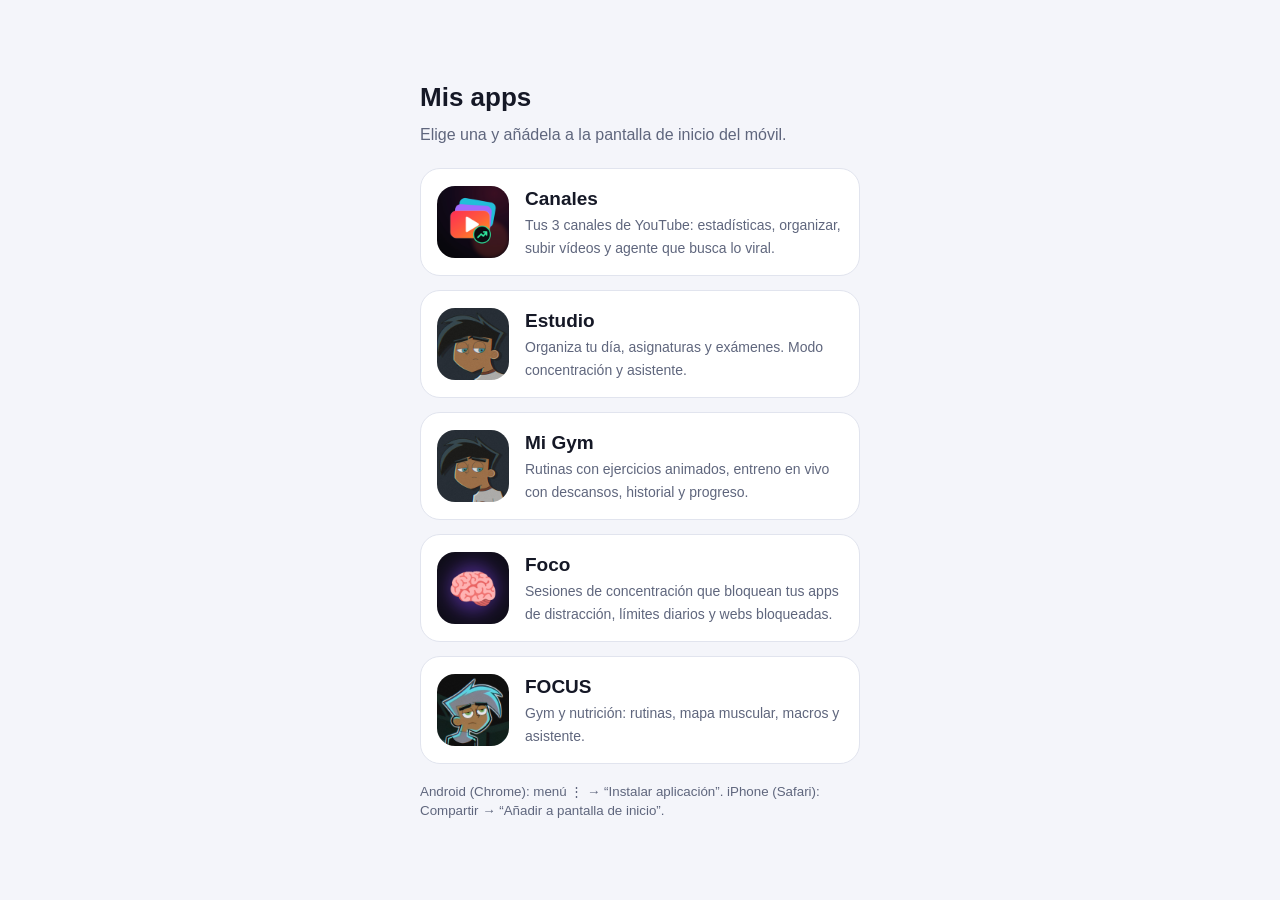
<file: index.html>
<!doctype html>
<html lang="es">
<head>
  <meta charset="utf-8">
  <meta name="viewport" content="width=device-width, initial-scale=1, viewport-fit=cover">
  <meta name="theme-color" content="#0b0d14">
  <title>Mis apps</title>
  <link rel="icon" href="estudio/icons/favicon-32.png" type="image/png">
  <style>
    :root { --bg: #0b0d14; --card: #161a26; --line: #262c3f; --text: #eef0f7; --muted: #9097ad; color-scheme: dark; }
    @media (prefers-color-scheme: light) { :root { --bg: #f4f5fa; --card: #fff; --line: #e1e4ee; --text: #151826; --muted: #5f667d; color-scheme: light; } }
    * { box-sizing: border-box; }
    body { margin: 0; min-height: 100vh; background: var(--bg); color: var(--text); font: 16px/1.45 -apple-system, BlinkMacSystemFont, "Segoe UI", Roboto, Arial, sans-serif; display: grid; place-items: center; padding: 24px 16px; }
    main { width: 100%; max-width: 440px; }
    h1 { font-size: 26px; margin: 0 0 6px; }
    p { color: var(--muted); margin: 0 0 22px; }
    a.app { display: flex; align-items: center; gap: 16px; padding: 16px; margin-bottom: 14px; border-radius: 20px; background: var(--card); border: 1px solid var(--line); color: inherit; text-decoration: none; }
    a.app img { width: 72px; height: 72px; border-radius: 18px; flex: none; }
    a.app b { font-size: 19px; display: block; }
    a.app span { color: var(--muted); font-size: 14px; }
    small { display: block; color: var(--muted); margin-top: 18px; }
  </style>
</head>
<body>
  <main>
    <h1>Mis apps</h1>
    <p>Elige una y añádela a la pantalla de inicio del móvil.</p>
    <a class="app" href="canales/"><img src="canales/icons/icon-192.png" alt=""><div><b>Canales</b><span>Tus 3 canales de YouTube: estadísticas, organizar, subir vídeos y agente que busca lo viral.</span></div></a>
    <a class="app" href="estudio/"><img src="estudio/icons/icon-192.png" alt=""><div><b>Estudio</b><span>Organiza tu día, asignaturas y exámenes. Modo concentración y asistente.</span></div></a>
    <a class="app" href="gym/"><img src="gym/icons/icon-192.png" alt=""><div><b>Mi Gym</b><span>Rutinas con ejercicios animados, entreno en vivo con descansos, historial y progreso.</span></div></a>
    <a class="app" href="foco/"><img src="foco/icons/icon-192.png" alt=""><div><b>Foco</b><span>Sesiones de concentración que bloquean tus apps de distracción, límites diarios y webs bloqueadas.</span></div></a>
    <a class="app" href="focus/"><img src="focus/icons/icon-192.png" alt=""><div><b>FOCUS</b><span>Gym y nutrición: rutinas, mapa muscular, macros y asistente.</span></div></a>
    <small>Android (Chrome): menú ⋮ → “Instalar aplicación”. iPhone (Safari): Compartir → “Añadir a pantalla de inicio”.</small>
  </main>
</body>
</html>
</file>
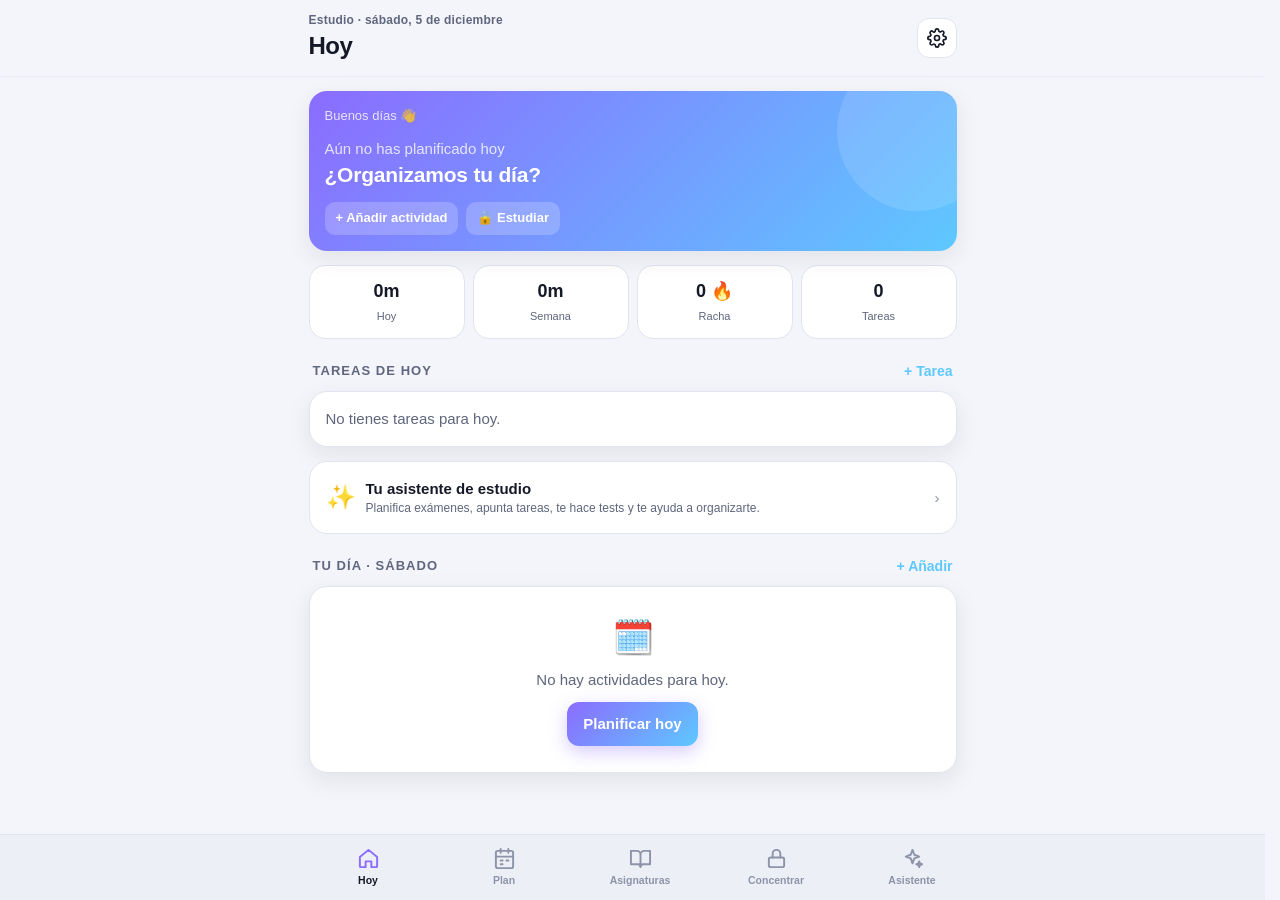
<file: estudio/index.html>
<!doctype html>
<html lang="es">
<head>
  <meta charset="utf-8">
  <meta name="viewport" content="width=device-width, initial-scale=1, viewport-fit=cover">
  <meta name="theme-color" content="#0b0d14">
  <meta name="application-name" content="Estudio">
  <meta name="description" content="Estudio: organiza tu día, tus asignaturas y exámenes, y estudia sin distracciones con el modo concentración.">
  <meta name="apple-mobile-web-app-capable" content="yes">
  <meta name="mobile-web-app-capable" content="yes">
  <meta name="apple-mobile-web-app-title" content="Estudio">
  <meta name="apple-mobile-web-app-status-bar-style" content="black-translucent">
  <link rel="manifest" href="manifest.webmanifest">
  <link rel="icon" href="icons/favicon-32.png" type="image/png">
  <link rel="apple-touch-icon" href="icons/apple-touch-icon.png">
  <title>Estudio</title>
  <link rel="stylesheet" href="css/styles.css">
</head>
<body>
  <header class="topbar">
    <div class="topbar-inner">
      <div>
        <div class="eyebrow" id="topDate"></div>
        <h1 id="topTitle">Hoy</h1>
      </div>
      <button class="icon-btn" data-act="go" data-v="ajustes" aria-label="Ajustes">
        <svg viewBox="0 0 24 24" fill="none" stroke="currentColor" stroke-width="2" stroke-linecap="round" stroke-linejoin="round"><circle cx="12" cy="12" r="3"/><path d="M19.4 15a1.65 1.65 0 0 0 .33 1.82l.06.06a2 2 0 1 1-2.83 2.83l-.06-.06a1.65 1.65 0 0 0-1.82-.33 1.65 1.65 0 0 0-1 1.51V21a2 2 0 1 1-4 0v-.09A1.65 1.65 0 0 0 9 19.4a1.65 1.65 0 0 0-1.82.33l-.06.06a2 2 0 1 1-2.83-2.83l.06-.06A1.65 1.65 0 0 0 4.68 15a1.65 1.65 0 0 0-1.51-1H3a2 2 0 1 1 0-4h.09A1.65 1.65 0 0 0 4.6 9a1.65 1.65 0 0 0-.33-1.82l-.06-.06a2 2 0 1 1 2.83-2.83l.06.06A1.65 1.65 0 0 0 9 4.68a1.65 1.65 0 0 0 1-1.51V3a2 2 0 1 1 4 0v.09a1.65 1.65 0 0 0 1 1.51 1.65 1.65 0 0 0 1.82-.33l.06-.06a2 2 0 1 1 2.83 2.83l-.06.06A1.65 1.65 0 0 0 19.4 9a1.65 1.65 0 0 0 1.51 1H21a2 2 0 1 1 0 4h-.09a1.65 1.65 0 0 0-1.51 1z"/></svg>
      </button>
    </div>
  </header>

  <main id="view" class="view"></main>
  <div id="floating"></div>

  <nav class="tabbar" aria-label="Secciones">
    <div class="tabs">
      <button data-act="go" data-v="hoy">
        <svg viewBox="0 0 24 24" fill="none" stroke="currentColor" stroke-width="2" stroke-linecap="round" stroke-linejoin="round"><path d="M3 10.5 12 3l9 7.5V20a1 1 0 0 1-1 1h-5v-6H9v6H4a1 1 0 0 1-1-1z"/></svg>Hoy
      </button>
      <button data-act="go" data-v="plan">
        <svg viewBox="0 0 24 24" fill="none" stroke="currentColor" stroke-width="2" stroke-linecap="round" stroke-linejoin="round"><rect x="3" y="4" width="18" height="18" rx="2"/><path d="M16 2v4M8 2v4M3 10h18M8 14h2M14 14h2M8 18h2"/></svg>Plan
      </button>
      <button data-act="go" data-v="asignaturas">
        <svg viewBox="0 0 24 24" fill="none" stroke="currentColor" stroke-width="2" stroke-linecap="round" stroke-linejoin="round"><path d="M2 4h6a4 4 0 0 1 4 4v13a3 3 0 0 0-3-3H2zM22 4h-6a4 4 0 0 0-4 4v13a3 3 0 0 1 3-3h7z"/></svg>Asignaturas
      </button>
      <button data-act="go" data-v="foco">
        <svg viewBox="0 0 24 24" fill="none" stroke="currentColor" stroke-width="2" stroke-linecap="round" stroke-linejoin="round"><rect x="4" y="11" width="16" height="10" rx="2"/><path d="M8 11V7a4 4 0 0 1 8 0v4"/></svg>Concentrar
      </button>
      <button data-act="go" data-v="asistente">
        <svg viewBox="0 0 24 24" fill="none" stroke="currentColor" stroke-width="2" stroke-linecap="round" stroke-linejoin="round"><path d="M12 3l1.9 5.1L19 10l-5.1 1.9L12 17l-1.9-5.1L5 10l5.1-1.9z"/><path d="M19 15l.8 2.2L22 18l-2.2.8L19 21l-.8-2.2L16 18l2.2-.8z"/></svg>Asistente
      </button>
    </div>
  </nav>

  <dialog id="modal"><div id="modalBody"></div></dialog>
  <div id="toasts" aria-live="polite"></div>

  <script src="../shared/update.js" data-app="estudio"></script>
  <script src="js/data.js"></script>
  <script src="js/local-ai.js"></script>
  <script src="js/app.js"></script>
</body>
</html>
</file>
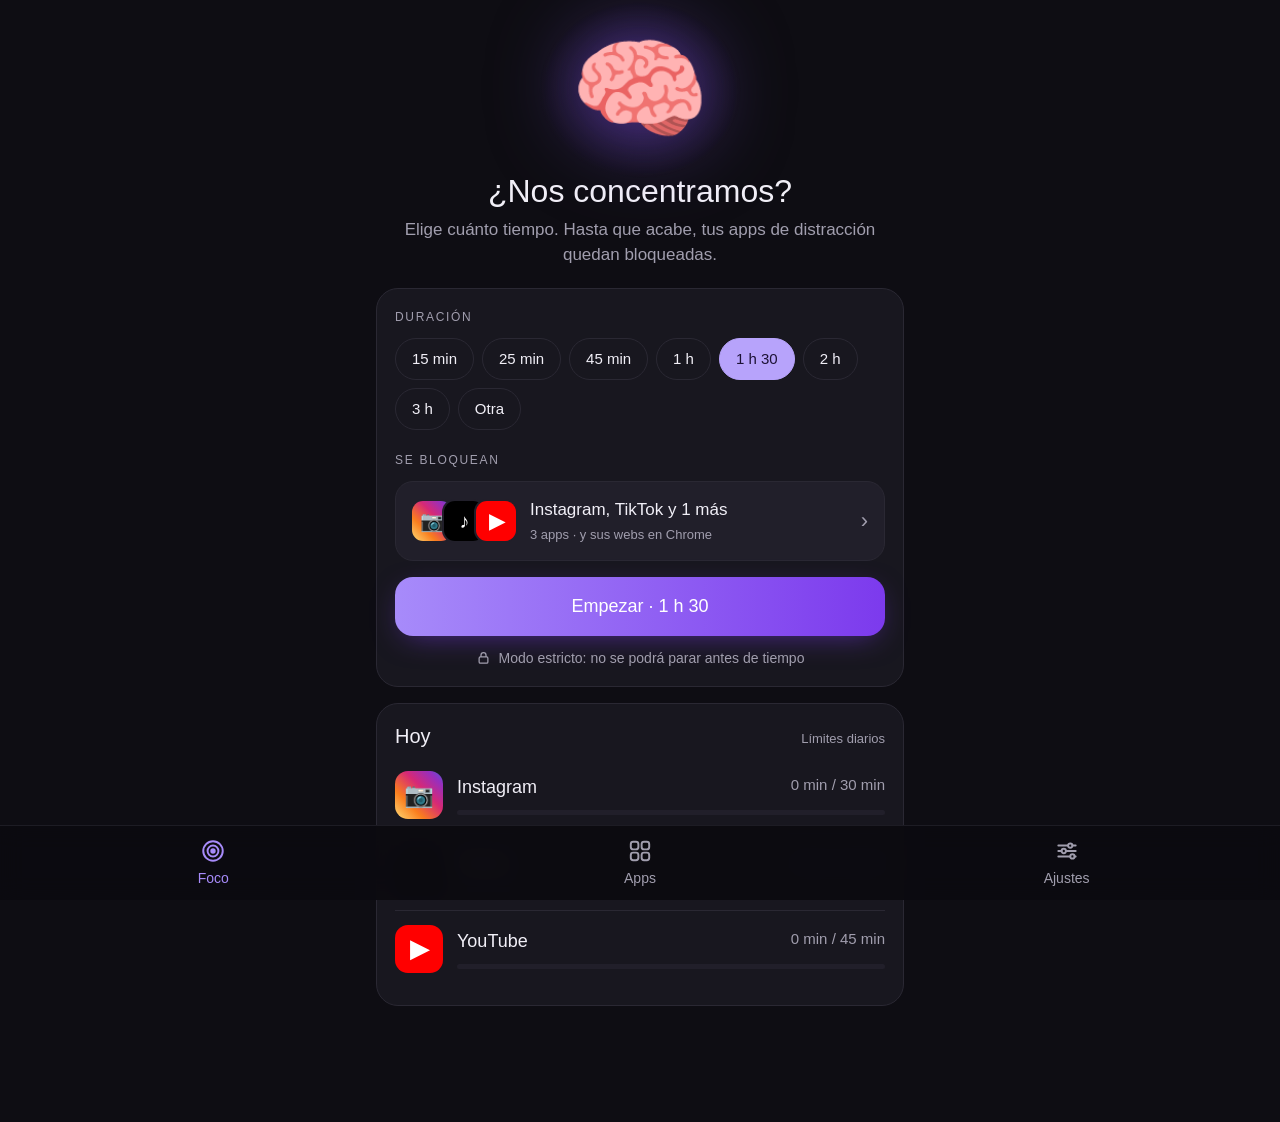
<file: foco/index.html>
<!doctype html>
<html lang="es">
<head>
  <meta charset="utf-8">
  <meta name="viewport" content="width=device-width, initial-scale=1, viewport-fit=cover">
  <meta name="theme-color" content="#0e0d13">
  <meta name="description" content="Sesiones de concentración que bloquean tus apps de distracción, límites diarios por app y webs bloqueadas.">
  <meta name="mobile-web-app-capable" content="yes">
  <meta name="apple-mobile-web-app-capable" content="yes">
  <meta name="apple-mobile-web-app-status-bar-style" content="black-translucent">
  <meta name="apple-mobile-web-app-title" content="Foco">
  <title>Foco</title>
  <link rel="manifest" href="manifest.webmanifest">
  <link rel="icon" href="icons/favicon-32.png" type="image/png">
  <link rel="apple-touch-icon" href="icons/apple-touch-icon.png">
  <link rel="stylesheet" href="css/styles.css">
</head>
<body>
  <main id="view"></main>
  <nav class="nav"></nav>
  <div id="sheet" hidden></div>
  <section id="session" class="full" hidden></section>
  <section id="block" class="full" hidden></section>
  <div id="toast" role="status" aria-live="polite"></div>
  <script src="../shared/update.js" data-app="foco"></script>
  <script src="js/apps.js"></script>
  <script src="js/app.js"></script>
</body>
</html>
</file>
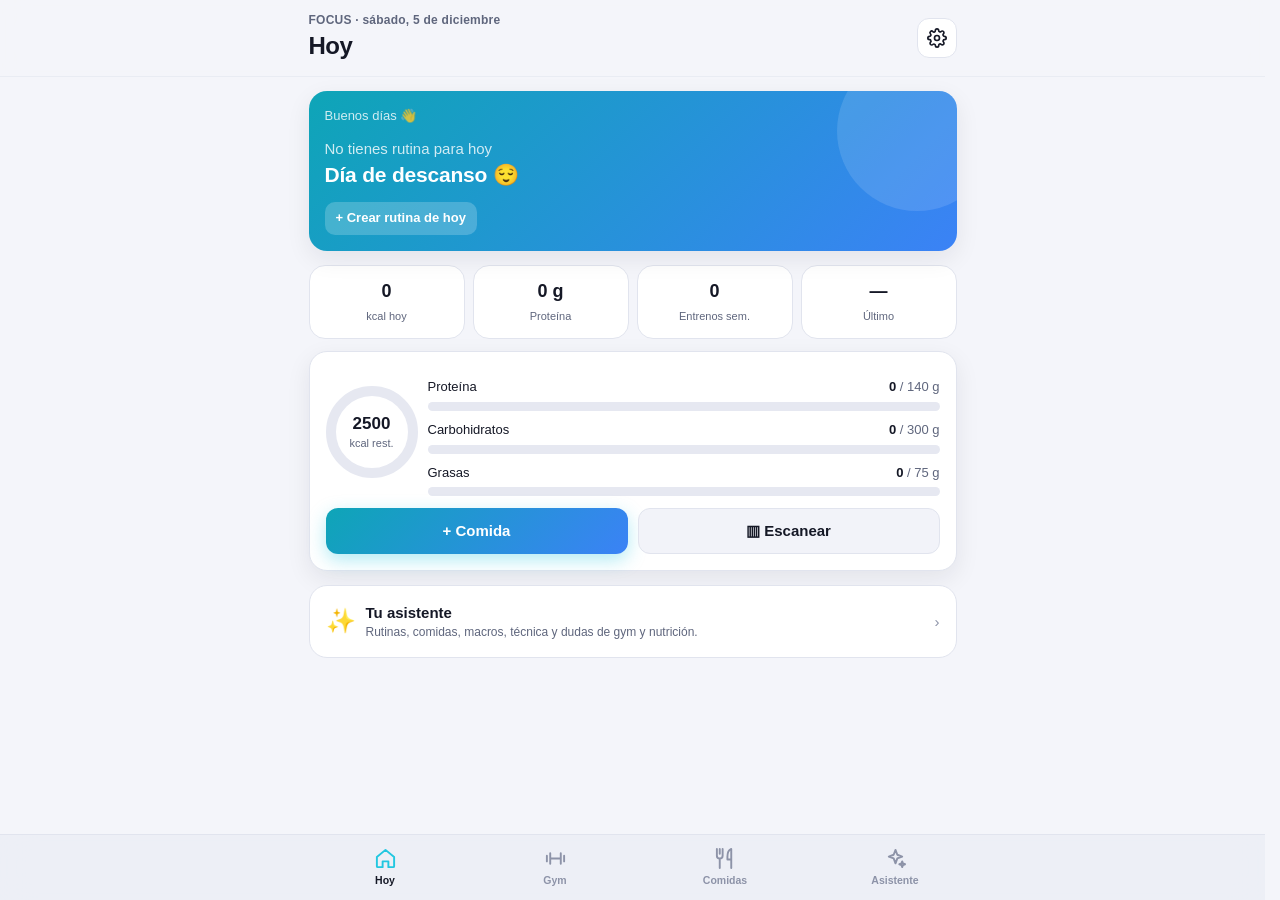
<file: focus/index.html>
<!doctype html>
<html lang="es">
<head>
  <meta charset="utf-8">
  <meta name="viewport" content="width=device-width, initial-scale=1, viewport-fit=cover">
  <meta name="theme-color" content="#0b0d14">
  <meta name="application-name" content="FOCUS">
  <meta name="description" content="FOCUS: tu app de gym y nutrición con rutinas, mapa muscular, macros y asistente.">
  <meta name="apple-mobile-web-app-capable" content="yes">
  <meta name="mobile-web-app-capable" content="yes">
  <meta name="apple-mobile-web-app-title" content="FOCUS">
  <meta name="apple-mobile-web-app-status-bar-style" content="black-translucent">
  <link rel="manifest" href="manifest.webmanifest">
  <link rel="icon" href="icons/favicon-32.png" type="image/png">
  <link rel="apple-touch-icon" href="icons/apple-touch-icon.png">
  <title>FOCUS</title>
  <link rel="stylesheet" href="css/styles.css">
</head>
<body>
  <header class="topbar">
    <div class="topbar-inner">
      <div>
        <div class="eyebrow" id="topDate"></div>
        <h1 id="topTitle">Hoy</h1>
      </div>
      <button class="icon-btn" data-act="go" data-v="ajustes" aria-label="Ajustes">
        <svg viewBox="0 0 24 24" fill="none" stroke="currentColor" stroke-width="2" stroke-linecap="round" stroke-linejoin="round"><circle cx="12" cy="12" r="3"/><path d="M19.4 15a1.65 1.65 0 0 0 .33 1.82l.06.06a2 2 0 1 1-2.83 2.83l-.06-.06a1.65 1.65 0 0 0-1.82-.33 1.65 1.65 0 0 0-1 1.51V21a2 2 0 1 1-4 0v-.09A1.65 1.65 0 0 0 9 19.4a1.65 1.65 0 0 0-1.82.33l-.06.06a2 2 0 1 1-2.83-2.83l.06-.06A1.65 1.65 0 0 0 4.68 15a1.65 1.65 0 0 0-1.51-1H3a2 2 0 1 1 0-4h.09A1.65 1.65 0 0 0 4.6 9a1.65 1.65 0 0 0-.33-1.82l-.06-.06a2 2 0 1 1 2.83-2.83l.06.06A1.65 1.65 0 0 0 9 4.68a1.65 1.65 0 0 0 1-1.51V3a2 2 0 1 1 4 0v.09a1.65 1.65 0 0 0 1 1.51 1.65 1.65 0 0 0 1.82-.33l.06-.06a2 2 0 1 1 2.83 2.83l-.06.06A1.65 1.65 0 0 0 19.4 9a1.65 1.65 0 0 0 1.51 1H21a2 2 0 1 1 0 4h-.09a1.65 1.65 0 0 0-1.51 1z"/></svg>
      </button>
    </div>
  </header>

  <main id="view" class="view"></main>
  <div id="floating"></div>

  <nav class="tabbar" aria-label="Secciones">
    <div class="tabs">
      <button data-act="go" data-v="hoy">
        <svg viewBox="0 0 24 24" fill="none" stroke="currentColor" stroke-width="2" stroke-linecap="round" stroke-linejoin="round"><path d="M3 10.5 12 3l9 7.5V20a1 1 0 0 1-1 1h-5v-6H9v6H4a1 1 0 0 1-1-1z"/></svg>Hoy
      </button>
      <button data-act="go" data-v="gym">
        <svg viewBox="0 0 24 24" fill="none" stroke="currentColor" stroke-width="2" stroke-linecap="round" stroke-linejoin="round"><path d="M6.5 6.5v11M17.5 6.5v11M3 9v6M21 9v6M6.5 12h11"/></svg>Gym
      </button>
      <button data-act="go" data-v="comidas">
        <svg viewBox="0 0 24 24" fill="none" stroke="currentColor" stroke-width="2" stroke-linecap="round" stroke-linejoin="round"><path d="M3 2v7a3 3 0 0 0 3 3v10M9 2v7a3 3 0 0 1-3 3M6 2v5M18 22V2c-2.5 1-4 4-4 8v3h4"/></svg>Comidas
      </button>
      <button data-act="go" data-v="asistente">
        <svg viewBox="0 0 24 24" fill="none" stroke="currentColor" stroke-width="2" stroke-linecap="round" stroke-linejoin="round"><path d="M12 3l1.9 5.1L19 10l-5.1 1.9L12 17l-1.9-5.1L5 10l5.1-1.9z"/><path d="M19 15l.8 2.2L22 18l-2.2.8L19 21l-.8-2.2L16 18l2.2-.8z"/></svg>Asistente
      </button>
    </div>
  </nav>

  <dialog id="modal"><div id="modalBody"></div></dialog>
  <div id="toasts" aria-live="polite"></div>

  <script src="../shared/update.js" data-app="focus"></script>
  <script src="js/data.js"></script>
  <script src="js/local-ai.js"></script>
  <script src="js/app.js"></script>
</body>
</html>
</file>
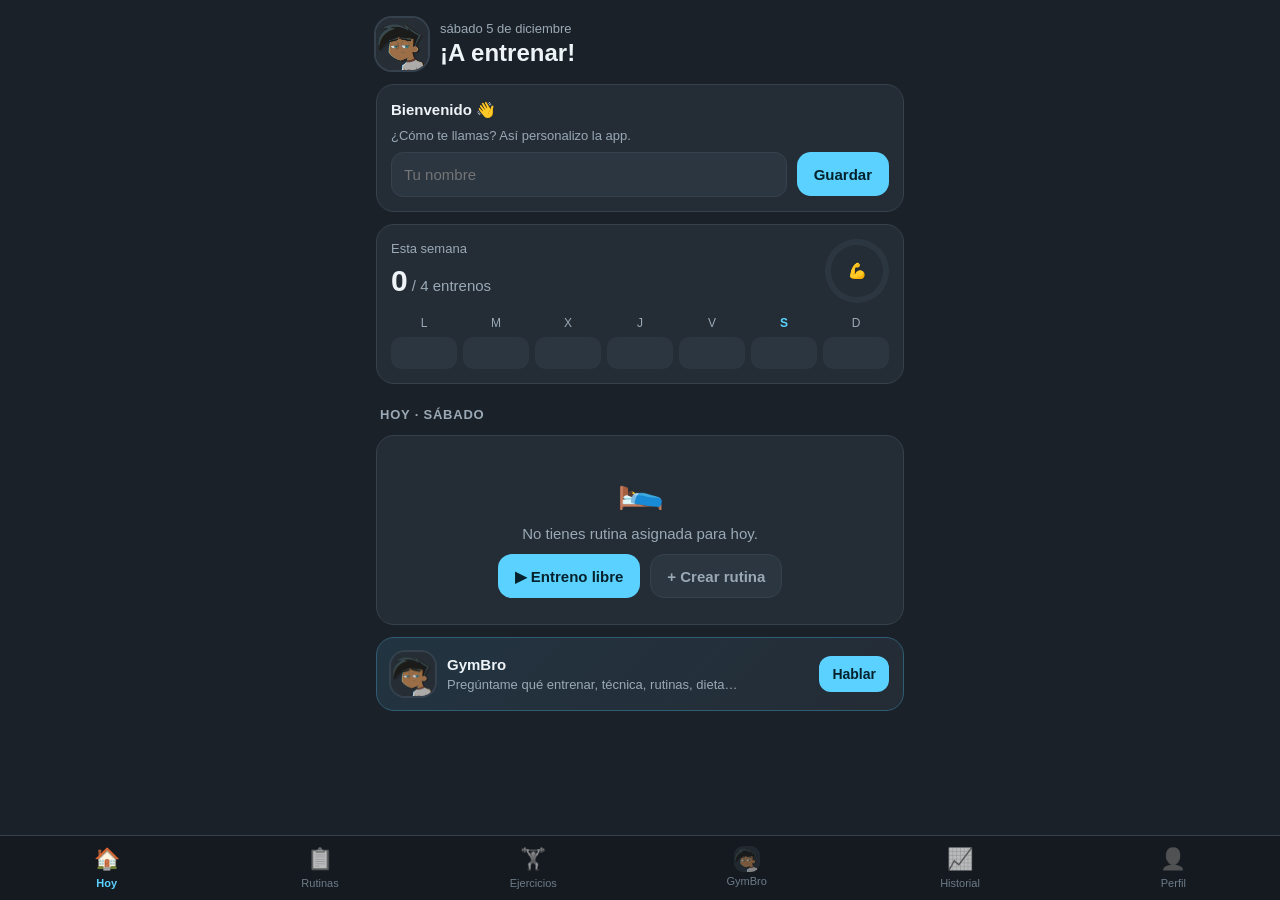
<file: gym/index.html>
<!doctype html>
<html lang="es">
<head>
  <meta charset="utf-8">
  <meta name="viewport" content="width=device-width, initial-scale=1, viewport-fit=cover">
  <meta name="theme-color" content="#1b2128">
  <meta name="description" content="Organiza tus rutinas de gimnasio con ejercicios animados, mapa muscular, entreno en vivo, historial y progreso.">
  <meta name="mobile-web-app-capable" content="yes">
  <meta name="apple-mobile-web-app-capable" content="yes">
  <meta name="apple-mobile-web-app-status-bar-style" content="black-translucent">
  <meta name="apple-mobile-web-app-title" content="Mi Gym">
  <title>Mi Gym</title>
  <link rel="manifest" href="manifest.webmanifest">
  <link rel="icon" href="icons/favicon-32.png" type="image/png">
  <link rel="apple-touch-icon" href="icons/apple-touch-icon.png">
  <link rel="stylesheet" href="css/styles.css">
</head>
<body>
  <main id="view"></main>
  <div id="mini" hidden></div>
  <nav class="nav">
    <button data-act="tab" data-tab="hoy"><span>🏠</span>Hoy</button>
    <button data-act="tab" data-tab="rutinas"><span>📋</span>Rutinas</button>
    <button data-act="tab" data-tab="ejercicios"><span>🏋️</span>Ejercicios</button>
    <button data-act="tab" data-tab="gymbro" class="bro-tab"><img src="icons/icon-192.png" alt="">GymBro</button>
    <button data-act="tab" data-tab="historial"><span>📈</span>Historial</button>
    <button data-act="tab" data-tab="perfil"><span>👤</span>Perfil</button>
  </nav>
  <section id="live" hidden></section>
  <div id="sheet" hidden></div>
  <div id="rest" hidden></div>
  <div id="menu" hidden></div>
  <div id="toast" role="status" aria-live="polite"></div>
  <script src="../shared/update.js" data-app="gym"></script>
  <script src="js/data-extra.js"></script>
  <script src="js/data.js"></script>
  <script src="js/anim.js"></script>
  <script src="js/gymbro.js"></script>
  <script src="js/app.js"></script>
</body>
</html>
</file>
<file: estudio/css/styles.css>
:root {
  --bg: #0b0d14;
  --bg2: #11141e;
  --card: #161a26;
  --card2: #1d2232;
  --line: #262c3f;
  --track: #252b3d;
  --text: #eef0f7;
  --muted: #9097ad;
  --dim: #646b82;
  --accent: #8b6cff;
  --accent2: #5ec8ff;
  --ok: #2fd18b;
  --warn: #ffb547;
  --bad: #ff5c7a;
  --p: #ff6b8b;
  --c: #5ec8ff;
  --f: #ffc15e;
  --grad: linear-gradient(135deg, #8b6cff 0%, #5ec8ff 100%);
  --body: #262c40;
  --muscle: #343b54;
  --mp: #ff5c7a;
  --ms: rgba(255, 92, 122, .42);
  --radius: 18px;
  --shadow: 0 10px 30px rgba(0, 0, 0, .35);
  --safe-b: env(safe-area-inset-bottom, 0px);
  color-scheme: dark;
}

:root[data-theme="light"] {
  --bg: #f4f5fa;
  --bg2: #eceef6;
  --card: #ffffff;
  --card2: #f2f3f9;
  --line: #e1e4ee;
  --track: #e6e8f1;
  --text: #151826;
  --muted: #5f667d;
  --dim: #8d93a8;
  --shadow: 0 8px 24px rgba(20, 24, 40, .08);
  --body: #e4e7f0;
  --muscle: #cdd3e2;
  --ms: rgba(255, 92, 122, .38);
  color-scheme: light;
}

* { box-sizing: border-box; -webkit-tap-highlight-color: transparent; }
html, body { margin: 0; }
html {
  -webkit-text-size-adjust: 100%;
  text-size-adjust: 100%;
  overflow-x: hidden;
  overscroll-behavior: none;
  scrollbar-gutter: stable;
}
html.modal-open { overflow: hidden; }
html, body, #view { overflow-anchor: none; }
/* Sin zoom por doble toque ni al enfocar campos (iOS amplía si la letra es < 16px) */
a, button, input, select, textarea, label, [data-act] { touch-action: manipulation; }
body {
  overflow-x: hidden;
  overscroll-behavior-y: none;
  background: var(--bg);
  color: var(--text);
  font: 15px/1.45 -apple-system, BlinkMacSystemFont, "Segoe UI", Inter, Roboto, "Helvetica Neue", Arial, sans-serif;
  min-height: 100vh;
  padding-bottom: calc(84px + var(--safe-b));
}
button, input, select, textarea { font: inherit; color: inherit; }
button { cursor: pointer; border: 0; background: none; padding: 0; }
input, select, textarea {
  width: 100%;
  background: var(--card2);
  border: 1px solid var(--line);
  border-radius: 12px;
  padding: 11px 12px;
  font-size: 16px;
  outline: none;
  min-width: 0;
}
input:focus, select:focus, textarea:focus { border-color: var(--accent); box-shadow: 0 0 0 3px rgba(139, 108, 255, .2); }
textarea { resize: vertical; min-height: 70px; }
label { display: block; font-size: 13px; color: var(--muted); margin: 12px 0 6px; font-weight: 500; }
h2 { font-size: 18px; margin: 0; letter-spacing: -.01em; }
h3 { font-size: 15px; margin: 0; }
small, .muted { color: var(--muted); }
.dim { color: var(--dim); }
img { max-width: 100%; }

/* --- Barra superior --- */
.topbar {
  position: sticky; top: 0; z-index: 20;
  background: color-mix(in srgb, var(--bg) 85%, transparent);
  backdrop-filter: blur(14px); -webkit-backdrop-filter: blur(14px);
  border-bottom: 1px solid color-mix(in srgb, var(--line) 60%, transparent);
  padding-top: env(safe-area-inset-top, 0px);
}
.topbar-inner { max-width: 680px; margin: 0 auto; padding: 12px 16px; display: flex; align-items: center; justify-content: space-between; gap: 12px; }
.topbar h1 { margin: 0; font-size: 24px; letter-spacing: -.02em; }
.eyebrow { font-size: 12px; color: var(--muted); font-weight: 600; letter-spacing: .02em; }
.icon-btn { width: 40px; height: 40px; border-radius: 12px; display: grid; place-items: center; background: var(--card); border: 1px solid var(--line); flex: none; }
.icon-btn svg { width: 20px; height: 20px; }

.view { max-width: 680px; margin: 0 auto; padding: 14px 16px 24px; }

/* --- Tab bar --- */
.tabbar {
  position: fixed; left: 0; right: 0; bottom: 0; z-index: 30;
  background: color-mix(in srgb, var(--bg2) 92%, transparent);
  backdrop-filter: blur(16px); -webkit-backdrop-filter: blur(16px);
  border-top: 1px solid var(--line);
  display: flex; justify-content: center;
  padding: 6px 6px calc(6px + var(--safe-b));
}
.tabbar .tabs { display: flex; width: 100%; max-width: 680px; }
.tabbar button { flex: 1; min-width: 0; display: flex; flex-direction: column; align-items: center; gap: 3px; padding: 6px 0; color: var(--dim); font-size: 10.5px; white-space: nowrap; font-weight: 600; border-radius: 12px; }
.tabbar button svg { width: 23px; height: 23px; }
.tabbar button.on { color: var(--text); }
.tabbar button.on svg { color: var(--accent); }

/* --- Elementos base --- */
.card { background: var(--card); border: 1px solid var(--line); border-radius: var(--radius); padding: 16px; margin-bottom: 14px; box-shadow: var(--shadow); }
.card.flat { box-shadow: none; }
.card-h { display: flex; align-items: center; justify-content: space-between; gap: 10px; margin-bottom: 12px; }
.row { display: flex; align-items: center; gap: 10px; }
.row.wrap { flex-wrap: wrap; }
.between { justify-content: space-between; }
.grow { flex: 1; min-width: 0; }
.grid2 { display: grid; grid-template-columns: 1fr 1fr; gap: 10px; }
.grid3 { display: grid; grid-template-columns: repeat(3, 1fr); gap: 10px; }
.stack > * + * { margin-top: 10px; }
.mt { margin-top: 12px; }
.mb { margin-bottom: 12px; }
.center { text-align: center; }
.hidden { display: none !important; }
.sec-title { font-size: 13px; text-transform: uppercase; letter-spacing: .08em; color: var(--muted); font-weight: 700; margin: 22px 4px 10px; }

.btn { text-decoration: none; display: inline-flex; align-items: center; justify-content: center; gap: 8px; padding: 11px 16px; border-radius: 12px; font-weight: 600; background: var(--card2); border: 1px solid var(--line); white-space: nowrap; }
.btn:active { opacity: .8; }
.btn.primary { background: var(--grad); border: 0; color: #fff; box-shadow: 0 6px 18px rgba(139, 108, 255, .35); }
.btn.danger { background: rgba(255, 92, 122, .12); border-color: rgba(255, 92, 122, .35); color: var(--bad); }
.btn.ok { background: rgba(47, 209, 139, .14); border-color: rgba(47, 209, 139, .4); color: var(--ok); }
.btn.sm { padding: 7px 11px; font-size: 13px; border-radius: 10px; }
.btn.block { width: 100%; }
.btn:disabled { opacity: .5; pointer-events: none; }
.link { color: var(--accent2); font-weight: 600; font-size: 14px; }

.chips { display: flex; gap: 8px; overflow-x: auto; padding-bottom: 4px; scrollbar-width: none; overscroll-behavior-x: contain; }
.chips::-webkit-scrollbar { display: none; }
.chip { flex: none; padding: 8px 13px; border-radius: 999px; background: var(--card); border: 1px solid var(--line); font-size: 13px; font-weight: 600; color: var(--muted); }
.chip.on { background: var(--text); color: var(--bg); border-color: var(--text); }
.chips.wrap { flex-wrap: wrap; overflow: visible; }

.seg { display: flex; background: var(--card); border: 1px solid var(--line); border-radius: 14px; padding: 4px; gap: 4px; margin-bottom: 14px; }
.seg button { flex: 1; padding: 9px 6px; border-radius: 10px; font-weight: 600; font-size: 13px; color: var(--muted); }
.seg button.on { background: var(--card2); color: var(--text); box-shadow: 0 2px 8px rgba(0, 0, 0, .2); }

.badge { display: inline-flex; align-items: center; gap: 4px; padding: 3px 8px; border-radius: 999px; font-size: 11px; font-weight: 700; background: var(--card2); color: var(--muted); border: 1px solid var(--line); }
.dot { width: 9px; height: 9px; border-radius: 50%; display: inline-block; flex: none; }

.empty { text-align: center; color: var(--muted); padding: 26px 12px; }
.empty .big { font-size: 34px; margin-bottom: 6px; }

.banner { display: flex; gap: 12px; align-items: center; padding: 12px 14px; border-radius: 14px; background: rgba(139, 108, 255, .12); border: 1px solid rgba(139, 108, 255, .35); margin-bottom: 14px; font-size: 14px; }
.banner.warn { background: rgba(255, 181, 71, .1); border-color: rgba(255, 181, 71, .35); }

/* --- Hero / hoy --- */
.hero { background: var(--grad); color: #fff; border: 0; position: relative; overflow: hidden; }
.hero::after { content: ""; position: absolute; right: -40px; top: -40px; width: 160px; height: 160px; border-radius: 50%; background: rgba(255, 255, 255, .12); }
.hero .muted { color: rgba(255, 255, 255, .8); }
.hero h2 { font-size: 21px; }
.hero .btn { background: rgba(255, 255, 255, .2); border: 0; color: #fff; }
.stats { display: grid; grid-template-columns: repeat(4, 1fr); gap: 8px; }
.stat { background: var(--card); border: 1px solid var(--line); border-radius: 16px; padding: 12px 6px; text-align: center; }
.stat b { display: block; font-size: 18px; }
.stat span { font-size: 11px; color: var(--muted); }

.tl { position: relative; }
.tl-item { display: flex; gap: 12px; align-items: stretch; background: var(--card); border: 1px solid var(--line); border-left: 4px solid var(--c); border-radius: 14px; padding: 12px; margin-bottom: 10px; }
.tl-item.now { box-shadow: 0 0 0 2px var(--c), var(--shadow); }
.tl-item.done { opacity: .55; }
.tl-item.done .tl-title { text-decoration: line-through; }
.tl-main { flex: 1; min-width: 0; cursor: pointer; }
.tl-time { font-size: 12px; color: var(--muted); font-weight: 600; font-variant-numeric: tabular-nums; }
.tl-title { font-weight: 650; margin-top: 2px; overflow-wrap: anywhere; }
.tl-notes { font-size: 13px; color: var(--muted); margin-top: 2px; overflow-wrap: anywhere; }
.tl-now { font-size: 11px; font-weight: 800; color: var(--c); letter-spacing: .06em; }
.check { width: 30px; height: 30px; flex: none; border-radius: 50%; border: 2px solid var(--line); display: grid; place-items: center; color: transparent; align-self: center; font-weight: 900; }
.check.on { background: var(--ok); border-color: var(--ok); color: #fff; }
.tl-act { align-self: center; flex: none; }

/* --- Anillos y barras --- */
.ring { position: relative; flex: none; }
.ring svg { width: 100%; height: 100%; display: block; }
.ring circle { transition: stroke-dashoffset .6s ease; }
.ring-in { position: absolute; inset: 0; display: grid; place-items: center; text-align: center; line-height: 1.15; }
.ring-in b { font-size: 22px; display: block; }
.ring-in small { font-size: 11px; }

.bar { height: 9px; border-radius: 99px; background: var(--track); overflow: hidden; }
.bar > i { display: block; height: 100%; border-radius: 99px; background: var(--accent); transition: width .5s ease; }
.macro { margin-top: 10px; }
.macro .row { font-size: 13px; margin-bottom: 5px; }
.stackbar { display: flex; height: 12px; border-radius: 99px; overflow: hidden; background: var(--track); }
.stackbar i { display: block; height: 100%; }
.legend { display: flex; gap: 14px; flex-wrap: wrap; font-size: 12px; color: var(--muted); margin-top: 8px; }
.legend span { display: inline-flex; gap: 6px; align-items: center; }

.chart svg { width: 100%; height: auto; display: block; }
.chart text { fill: var(--muted); font-size: 10px; }

.insights { list-style: none; padding: 0; margin: 0; }
.insights li { display: flex; gap: 10px; padding: 9px 0; border-top: 1px solid var(--line); font-size: 14px; }
.insights li:first-child { border-top: 0; }

/* --- Listas --- */
.list-item { display: flex; align-items: center; gap: 12px; padding: 11px 0; border-top: 1px solid var(--line); }
.list-item:first-child { border-top: 0; }
.list-item .grow { cursor: pointer; }
.li-title { font-weight: 600; overflow-wrap: anywhere; }
.li-sub { font-size: 12px; color: var(--muted); }
.kcal { font-weight: 700; font-variant-numeric: tabular-nums; white-space: nowrap; }
.thumbs { display: flex; gap: 8px; overflow-x: auto; margin-top: 8px; }
.thumbs img { width: 64px; height: 64px; object-fit: cover; border-radius: 10px; border: 1px solid var(--line); cursor: pointer; }

/* --- Gym --- */
.ex-card { background: var(--card); border: 1px solid var(--line); border-radius: 16px; padding: 14px; margin-bottom: 12px; }
.ex-card h3 { overflow-wrap: anywhere; }
.set-head, .set-row { display: grid; grid-template-columns: 34px 1fr 1fr 44px 30px; gap: 8px; align-items: center; }
.set-head { font-size: 11px; color: var(--dim); font-weight: 700; text-transform: uppercase; margin: 10px 0 6px; }
.set-row { margin-bottom: 8px; }
.set-row input { padding: 9px 8px; text-align: center; font-weight: 600; font-variant-numeric: tabular-nums; }
.set-n { width: 30px; height: 30px; border-radius: 9px; background: var(--card2); display: grid; place-items: center; font-weight: 700; font-size: 13px; color: var(--muted); }
.set-ok { width: 44px; height: 40px; border-radius: 11px; background: var(--card2); border: 1px solid var(--line); font-weight: 900; color: var(--dim); }
.set-row.done .set-ok { background: var(--ok); color: #fff; border-color: var(--ok); }
.set-row.done input { border-color: rgba(47, 209, 139, .5); }
.x { width: 30px; height: 30px; border-radius: 9px; color: var(--dim); font-size: 18px; }
.hint { font-size: 12px; color: var(--accent2); margin-top: 4px; }
.r-ex { display: grid; grid-template-columns: 1fr; gap: 8px; padding: 12px; background: var(--card2); border-radius: 14px; margin-bottom: 10px; border: 1px solid var(--line); }
.r-ex .nums { display: grid; grid-template-columns: repeat(4, 1fr); gap: 8px; }
.r-ex .nums label { margin: 0 0 4px; font-size: 11px; }
.r-ex .nums input { padding: 8px; text-align: center; }
.mini-btns { display: flex; gap: 4px; }
.mini-btns button { width: 32px; height: 32px; border-radius: 9px; background: var(--card); border: 1px solid var(--line); font-size: 14px; }
.pick { display: flex; align-items: center; gap: 12px; padding: 10px 4px; border-top: 1px solid var(--line); cursor: pointer; }
.pick input { width: 20px; height: 20px; flex: none; accent-color: var(--accent); }
.pick.na { opacity: .45; }
.equip-row { display: flex; align-items: center; gap: 12px; padding: 9px 0; border-top: 1px solid var(--line); cursor: pointer; }
.equip-row:first-of-type { border-top: 0; }
.equip-row input { width: 20px; height: 20px; flex: none; accent-color: var(--ok); }

/* --- Mapa muscular --- */
.body-map { display: block; flex: none; }
.body-map.xs { width: 54px; height: 50px; }
.body-map.sm { width: 74px; height: 68px; }
.body-map.lg { width: 100%; max-width: 330px; height: auto; margin: 0 auto; }
.badge.mp { background: rgba(255, 92, 122, .16); border-color: rgba(255, 92, 122, .45); color: var(--mp); }
.badge.ms { background: transparent; border-style: dashed; }
.badge.ok { background: rgba(47, 209, 139, .12); border-color: rgba(47, 209, 139, .4); color: var(--ok); }

/* --- Asistente --- */
.chat { display: flex; flex-direction: column; gap: 10px; }
.msg { max-width: 88%; padding: 11px 14px; border-radius: 18px; line-height: 1.5; overflow-wrap: anywhere; }
.msg.user { align-self: flex-end; background: var(--grad); color: #fff; border-bottom-right-radius: 6px; }
.msg.ai { align-self: flex-start; background: var(--card); border: 1px solid var(--line); border-bottom-left-radius: 6px; }
.msg.ai.err { border-color: rgba(255, 181, 71, .5); }
.msg p { margin: 0 0 8px; }
.msg p:last-child { margin-bottom: 0; }
.msg .md-h { font-weight: 700; margin-top: 4px; }
.msg ul, .msg ol { margin: 4px 0 8px; padding-left: 20px; }
.msg li { margin: 3px 0; }
.msg code { background: var(--card2); padding: 1px 5px; border-radius: 6px; font-size: 13px; }
.ai-acts { display: flex; flex-wrap: wrap; gap: 6px; margin-top: 10px; }
.typing { display: inline-flex; gap: 4px; vertical-align: middle; }
.typing i { width: 7px; height: 7px; border-radius: 50%; background: var(--accent); animation: blink 1.2s infinite ease-in-out; }
.typing i:nth-child(2) { animation-delay: .2s; }
.typing i:nth-child(3) { animation-delay: .4s; }
@keyframes blink { 0%, 80%, 100% { opacity: .25; } 40% { opacity: 1; } }
.chatbar { position: fixed; left: 0; right: 0; bottom: calc(68px + var(--safe-b)); z-index: 24; padding: 8px 16px; background: color-mix(in srgb, var(--bg) 88%, transparent); backdrop-filter: blur(12px); -webkit-backdrop-filter: blur(12px); border-top: 1px solid var(--line); }
.chatbar-in { max-width: 648px; margin: 0 auto; display: flex; gap: 8px; align-items: flex-end; }
.chatbar textarea { min-height: 46px; max-height: 140px; resize: none; border-radius: 16px; }
.chatbar .btn { width: 48px; height: 46px; padding: 0; border-radius: 14px; font-size: 18px; flex: none; }
body.has-chatbar { padding-bottom: calc(160px + var(--safe-b)); }

/* --- Pomodoro --- */
.pomo { text-align: center; padding: 22px 16px; }
.pomo-time { font-size: 64px; font-weight: 800; letter-spacing: -.03em; font-variant-numeric: tabular-nums; line-height: 1; }
.pomo-mode { font-size: 13px; font-weight: 700; letter-spacing: .1em; text-transform: uppercase; color: var(--accent2); }

/* --- Flotantes --- */
#floating { position: fixed; left: 0; right: 0; bottom: calc(72px + var(--safe-b)); z-index: 25; display: flex; flex-direction: column; align-items: center; gap: 8px; pointer-events: none; padding: 0 16px; }
.float { pointer-events: auto; width: 100%; max-width: 648px; display: flex; align-items: center; gap: 12px; padding: 10px 12px 10px 16px; border-radius: 16px; background: var(--card2); border: 1px solid var(--line); box-shadow: var(--shadow); }
.float.rest { background: linear-gradient(135deg, #2fd18b, #1fa3a3); color: #fff; border: 0; }
.float.rest .btn { background: rgba(255, 255, 255, .2); border: 0; color: #fff; }
.float b { font-variant-numeric: tabular-nums; }

/* --- Modal --- */
dialog#modal { padding: 0; border: 0; background: transparent; color: var(--text); width: 100%; max-width: 580px; max-height: 92vh; margin: auto auto 0; overflow: visible; }
dialog#modal::backdrop { background: rgba(5, 7, 12, .6); backdrop-filter: blur(3px); }
#modalBody { background: var(--bg2); border: 1px solid var(--line); border-radius: 22px 22px 0 0; padding: 18px 16px calc(18px + var(--safe-b)); max-height: 92vh; max-height: 92dvh; overflow-y: auto; overscroll-behavior: contain; -webkit-overflow-scrolling: touch; animation: up .22s ease; }
@media (min-width: 620px) {
  dialog#modal { margin: auto; }
  #modalBody { border-radius: 22px; }
}
@keyframes up { from { transform: translateY(30px); opacity: 0; } to { transform: none; opacity: 1; } }
.m-head { display: flex; align-items: center; justify-content: space-between; gap: 10px; margin-bottom: 8px; }
.m-head h2 { font-size: 19px; }
.m-close { width: 34px; height: 34px; border-radius: 50%; background: var(--card); border: 1px solid var(--line); font-size: 18px; color: var(--muted); flex: none; }
.m-foot { display: flex; gap: 10px; margin-top: 18px; }
.m-foot .btn { flex: 1; }
.daypick { display: grid; grid-template-columns: repeat(7, 1fr); gap: 6px; }
.daypick button { padding: 10px 0; border-radius: 10px; background: var(--card); border: 1px solid var(--line); font-weight: 700; color: var(--muted); }
.daypick button.on { background: var(--accent); border-color: var(--accent); color: #fff; }
.catpick { display: grid; grid-template-columns: repeat(4, 1fr); gap: 6px; }
.catpick button { padding: 9px 2px; border-radius: 12px; background: var(--card); border: 2px solid var(--line); font-size: 12px; font-weight: 600; display: flex; flex-direction: column; align-items: center; gap: 2px; }
.catpick button span { font-size: 18px; }
.catpick button.on { border-color: var(--c); background: color-mix(in srgb, var(--c) 18%, var(--card)); }

.cam { position: relative; background: #000; border-radius: 16px; overflow: hidden; aspect-ratio: 4 / 3; }
.cam video, .cam img { width: 100%; height: 100%; object-fit: cover; display: block; }
.cam .scanline { position: absolute; left: 10%; right: 10%; top: 50%; height: 2px; background: var(--bad); box-shadow: 0 0 12px var(--bad); animation: scan 2s ease-in-out infinite; }
@keyframes scan { 0%, 100% { top: 25%; } 50% { top: 75%; } }
.nut-table { width: 100%; border-collapse: collapse; font-size: 14px; }
.nut-table td { padding: 7px 0; border-top: 1px solid var(--line); }
.nut-table td:last-child { text-align: right; font-weight: 600; font-variant-numeric: tabular-nums; }
.prev { display: grid; grid-template-columns: repeat(4, 1fr); gap: 8px; text-align: center; margin-top: 12px; }
.prev div { background: var(--card); border: 1px solid var(--line); border-radius: 12px; padding: 10px 4px; }
.prev b { display: block; font-size: 17px; }
.prev span { font-size: 11px; color: var(--muted); }
.ai-item { display: grid; grid-template-columns: 22px 1fr 80px; gap: 10px; align-items: center; padding: 10px 0; border-top: 1px solid var(--line); }
.ai-item input[type=checkbox] { width: 20px; height: 20px; accent-color: var(--accent); }
.ai-item input[type=number] { padding: 8px; text-align: center; }
.spinner { width: 28px; height: 28px; border: 3px solid var(--track); border-top-color: var(--accent); border-radius: 50%; animation: spin .8s linear infinite; margin: 0 auto; }
@keyframes spin { to { transform: rotate(360deg); } }
.switch { position: relative; width: 48px; height: 28px; flex: none; }
.switch input { opacity: 0; width: 0; height: 0; position: absolute; }
.switch span { position: absolute; inset: 0; background: var(--track); border-radius: 99px; transition: .2s; cursor: pointer; }
.switch span::before { content: ""; position: absolute; width: 22px; height: 22px; left: 3px; top: 3px; border-radius: 50%; background: #fff; transition: .2s; }
.switch input:checked + span { background: var(--accent); }
.switch input:checked + span::before { transform: translateX(20px); }
.set-line { display: flex; align-items: center; justify-content: space-between; gap: 12px; padding: 12px 0; border-top: 1px solid var(--line); }
.set-line:first-child { border-top: 0; }

/* --- Toasts --- */
#toasts { position: fixed; top: calc(10px + env(safe-area-inset-top, 0px)); left: 0; right: 0; z-index: 100; display: flex; flex-direction: column; align-items: center; gap: 8px; pointer-events: none; padding: 0 16px; }
.toast { pointer-events: auto; max-width: 460px; width: 100%; background: var(--card2); border: 1px solid var(--line); border-radius: 16px; padding: 12px 14px; box-shadow: var(--shadow); animation: down .25s ease; }
.toast b { display: block; }
.toast small { display: block; margin-top: 2px; }
.toast.out { opacity: 0; transform: translateY(-10px); transition: .3s; }
@keyframes down { from { transform: translateY(-14px); opacity: 0; } to { transform: none; opacity: 1; } }

@media (max-width: 380px) {
  .stats { grid-template-columns: repeat(2, 1fr); }
  .pomo-time { font-size: 54px; }
  .catpick { grid-template-columns: repeat(3, 1fr); }
}
@media (prefers-reduced-motion: reduce) {
  *, *::before, *::after { animation: none !important; transition: none !important; }
}

/* --- Modo concentración (bloqueo) --- */
html.locked, html.locked body { overflow: hidden; }
.lock { position: fixed; inset: 0; z-index: 300; background: radial-gradient(120% 80% at 50% 0%, color-mix(in srgb, var(--accent) 22%, var(--bg)) 0%, var(--bg) 60%); display: flex; align-items: center; justify-content: center; padding: calc(20px + env(safe-area-inset-top, 0px)) 20px calc(20px + var(--safe-b)); overflow-y: auto; overscroll-behavior: contain; touch-action: manipulation; }
.lock-in { width: 100%; max-width: 420px; display: flex; flex-direction: column; align-items: center; gap: 14px; text-align: center; }
.lock-subj { font-size: 18px; font-weight: 700; display: flex; align-items: center; gap: 8px; justify-content: center; }
.lock-ring { margin: 6px 0; }
.lock-quote { color: var(--muted); font-style: italic; margin: 0; max-width: 320px; }
.lock-actions { display: flex; flex-direction: column; gap: 10px; width: 100%; margin-top: 10px; }
.hold { position: relative; overflow: hidden; user-select: none; -webkit-user-select: none; -webkit-touch-callout: none; padding: 14px; }
.hold span { position: relative; z-index: 1; }
.hold::before { content: ""; position: absolute; inset: 0; width: 0; background: rgba(255, 92, 122, .35); }
.hold.holding::before { width: 100%; transition: width var(--hold, 5s) linear; }
.guide { padding-left: 22px; margin: 6px 0 0; }
.guide li { margin-bottom: 14px; }
.guide li::marker { font-weight: 800; color: var(--accent); }
</file>
<file: foco/css/styles.css>
/* Foco — tema oscuro con morado, como el cerebro del icono */
:root {
  color-scheme: dark;
  --bg: #0e0d13; --card: #18171f; --card2: #211f2a; --line: #2a2833;
  --text: #f1eff7; --muted: #a19eae; --dim: #6f6c7c;
  --accent: #a78bfa; --accent2: #7c3aed; --chip: #b7a3fb; --chip-ink: #1d1235;
  --ok: #34d399; --warn: #facc15; --danger: #f87171; --danger-bg: #4a1f24;
  --r: 22px; --nav: 72px;
  --safe-b: env(safe-area-inset-bottom, 0px); --safe-t: env(safe-area-inset-top, 0px);
}
* { box-sizing: border-box; -webkit-tap-highlight-color: transparent; }
html { background: var(--bg); }
body { margin: 0; min-height: 100vh; background: var(--bg); color: var(--text); font: 15px/1.45 Roboto, -apple-system, BlinkMacSystemFont, "Segoe UI", Arial, sans-serif; overscroll-behavior-y: none; }
body.locked { overflow: hidden; }
button, input, textarea { font: inherit; color: inherit; }
button { cursor: pointer; }
h1 { margin: 0; font-size: 30px; font-weight: 500; line-height: 1.2; }
p { margin: 6px 0; }
#view { max-width: 560px; margin: 0 auto; padding: calc(16px + var(--safe-t)) 16px calc(var(--nav) + 28px + var(--safe-b)); }

.muted { color: var(--muted); }
.dim { color: var(--dim); }
.small { font-size: 13px; }
.center { text-align: center; }
.accent { color: var(--accent); }
.red { color: var(--danger); }
.row { display: flex; align-items: center; gap: 12px; }
.grow { flex: 1; min-width: 0; }
.hidden, [hidden] { display: none !important; }

.card { background: var(--card); border: 1px solid var(--line); border-radius: var(--r); padding: 18px; margin-bottom: 16px; }
.label { font-size: 12px; letter-spacing: .14em; text-transform: uppercase; color: var(--muted); margin: 2px 0 12px; }
.card .label + .note, .note { color: var(--muted); font-size: 14px; margin: 10px 0 0; }

/* fichas */
.chips { display: flex; flex-wrap: wrap; gap: 8px; }
.chip { border: 1px solid var(--line); background: transparent; border-radius: 999px; padding: 9px 16px; font-size: 15px; }
.chip.on { background: var(--chip); color: var(--chip-ink); border-color: var(--chip); font-weight: 500; }
.chip.site { padding: 7px 14px; font-size: 14px; color: #d8d5e2; }
.chip.site.custom::after { content: ' ×'; color: var(--dim); }

.btn { display: block; width: 100%; border: 0; border-radius: 18px; padding: 16px; font-size: 18px; font-weight: 500; color: #fff; background: linear-gradient(90deg, #a78bfa, #7c3aed); box-shadow: 0 8px 30px -10px #7c3aed99; }
.btn:disabled { opacity: .5; }
.btn.ghost { background: var(--card2); box-shadow: none; font-size: 15px; padding: 13px; border: 1px solid var(--line); }
.btn.sm { display: inline-block; width: auto; font-size: 14px; padding: 10px 16px; border-radius: 14px; }
.btn.danger { background: var(--danger-bg); color: var(--danger); box-shadow: none; }
.btns { display: flex; gap: 10px; margin-top: 12px; }
.btns .btn { flex: 1; }
.lock { display: flex; align-items: center; justify-content: center; gap: 8px; color: var(--muted); font-size: 14px; margin-top: 12px; }
.lock svg { width: 15px; height: 15px; flex: none; }

/* Foco */
.hero { text-align: center; padding: 18px 0 20px; }
.brain { font-size: 112px; line-height: 1; display: inline-block; filter: drop-shadow(0 0 40px #8b5cf680); position: relative; }
.brain::before { content: ''; position: absolute; inset: -40px; border-radius: 50%; background: radial-gradient(#6d3fd055, transparent 65%); z-index: -1; }
.hero h1 { margin: 26px 0 8px; font-size: 32px; }
.hero p { color: var(--muted); font-size: 17px; margin: 0 8px; }
.blocks { display: flex; align-items: center; gap: 14px; background: var(--card2); border: 1px solid var(--line); border-radius: 18px; padding: 16px; margin-bottom: 16px; width: 100%; text-align: left; }
.blocks b { font-weight: 400; font-size: 17px; display: block; }
.blocks .chev { color: var(--muted); font-size: 22px; }
.stack { display: flex; flex: none; }
.stack .ico { width: 30px; height: 30px; font-size: 15px; border-radius: 8px; margin-left: -8px; box-shadow: 0 0 0 2px var(--card2); }
.stack .ico:first-child { margin-left: 0; }
.hoy-h { display: flex; justify-content: space-between; align-items: baseline; margin-bottom: 6px; }
.hoy-h b { font-size: 20px; font-weight: 500; }
.lim { display: flex; gap: 14px; align-items: center; padding: 14px 0; border-bottom: 1px solid var(--line); width: 100%; background: none; border-left: 0; border-right: 0; border-top: 0; text-align: left; }
.lim:last-child { border-bottom: 0; }
.lim .top { display: flex; justify-content: space-between; gap: 8px; font-size: 18px; }
.lim .top span { color: var(--muted); font-size: 15px; white-space: nowrap; }
.bar { height: 5px; border-radius: 3px; background: var(--card2); margin-top: 10px; overflow: hidden; }
.bar i { display: block; height: 100%; border-radius: 3px; background: var(--accent2); }
.bar.warn i { background: var(--warn); }
.bar.full i { background: var(--danger); }
.pill { display: inline-block; margin-top: 8px; background: var(--danger-bg); color: var(--danger); border-radius: 8px; padding: 3px 10px; font-size: 14px; }
.stats { text-align: center; color: var(--muted); font-size: 14px; margin-top: 4px; }

/* iconos de apps */
.ico { width: 48px; height: 48px; border-radius: 13px; flex: none; display: grid; place-items: center; color: #fff; font-size: 24px; font-weight: 700; line-height: 1; overflow: hidden; letter-spacing: -.02em; }
.ico.txt { font-size: 15px; }
.ico.sm { width: 40px; height: 40px; border-radius: 11px; font-size: 20px; }
.ico.lg { width: 64px; height: 64px; border-radius: 17px; font-size: 32px; }

/* Apps */
.sub { color: var(--muted); font-size: 17px; margin: 10px 0 18px; }
.search { position: sticky; top: 0; z-index: 5; background: var(--bg); padding: 8px 0 10px; margin-top: -8px; }
.search label { display: flex; align-items: center; gap: 12px; background: var(--card2); border: 1px solid var(--line); border-radius: 16px; padding: 0 16px; }
.search svg { width: 20px; height: 20px; color: var(--muted); flex: none; }
.search input { flex: 1; background: none; border: 0; outline: 0; padding: 15px 0; font-size: 17px; min-width: 0; }
.search input::placeholder { color: var(--dim); }
.sec { font-size: 13px; letter-spacing: .14em; text-transform: uppercase; color: var(--muted); margin: 18px 0 4px; }
.app { display: flex; align-items: center; gap: 16px; padding: 12px 0; border-bottom: 1px solid var(--line); }
.app .grow { cursor: pointer; }
.app b { font-weight: 400; font-size: 18px; display: block; }
.app small { color: var(--muted); font-size: 15px; }
.empty { color: var(--muted); padding: 16px 0; }
.add { margin-top: 18px; }

/* interruptor */
.sw { position: relative; width: 56px; height: 34px; flex: none; border: 0; padding: 0; background: none; }
.sw::before { content: ''; position: absolute; inset: 0; border-radius: 99px; background: #3a3846; transition: background .2s; }
.sw::after { content: ''; position: absolute; top: 5px; left: 5px; width: 24px; height: 24px; border-radius: 50%; background: #cfccd8; transition: transform .2s, background .2s; }
.sw.on::before { background: linear-gradient(90deg, #8b5cf6, #7c3aed); }
.sw.on::after { transform: translateX(22px); background: #fff; }

/* Ajustes */
textarea, .input { width: 100%; background: var(--card2); border: 1px solid var(--line); border-radius: 14px; padding: 14px 16px; font-size: 16px; outline: 0; resize: none; }
textarea:focus, .input:focus { border-color: var(--accent); }
.addsite { display: flex; gap: 10px; margin-top: 14px; }
.addsite .input { flex: 1; min-width: 0; }
.perm { display: flex; gap: 14px; align-items: flex-start; padding: 12px 0; width: 100%; text-align: left; background: none; border: 0; }
.perm b { font-weight: 400; font-size: 16px; display: block; }
.perm small { color: var(--muted); font-size: 13px; display: block; }
.check { width: 22px; height: 22px; border-radius: 50%; flex: none; margin-top: 1px; border: 2px solid var(--dim); display: grid; place-items: center; }
.check.ok { border: 0; background: #1f3b31; color: var(--ok); }
.check.ok::after { content: '✓'; font-size: 13px; font-weight: 700; }
.strict ul { margin: 8px 0; padding-left: 20px; color: var(--muted); font-size: 14px; }
.strict li { margin: 3px 0; }
.foot { text-align: center; color: var(--dim); font-size: 13px; margin: 24px 0 8px; }

/* navegación */
.nav { position: fixed; left: 0; right: 0; bottom: 0; z-index: 20; display: flex; justify-content: space-around; background: #0c0b10f2; border-top: 1px solid #1d1c24; padding: 8px 0 calc(8px + var(--safe-b)); backdrop-filter: blur(12px); }
.nav button { flex: 1; max-width: 160px; border: 0; background: none; color: var(--muted); display: flex; flex-direction: column; align-items: center; gap: 4px; font-size: 14px; padding: 4px 0; }
.nav svg { width: 26px; height: 26px; }
.nav button.on { color: var(--accent); }

/* hojas */
#sheet { position: fixed; inset: 0; z-index: 40; background: #000a; display: flex; align-items: flex-end; justify-content: center; }
.sheet { width: 100%; max-width: 560px; max-height: 92vh; overflow-y: auto; background: var(--card); border-radius: 26px 26px 0 0; padding: 10px 18px calc(22px + var(--safe-b)); animation: up .22s ease-out; }
.sheet .grab { width: 40px; height: 5px; border-radius: 3px; background: var(--line); margin: 0 auto 14px; }
.sheet h2 { margin: 0; font-size: 22px; font-weight: 500; }
.sheet .label { margin-top: 22px; }
.sheet ol { padding-left: 20px; margin: 6px 0; }
.sheet li { margin: 6px 0; color: #d8d5e2; }
.sheet h3 { font-size: 16px; font-weight: 500; margin: 20px 0 4px; }
.stepper { display: flex; align-items: center; gap: 10px; }
.stepper button { width: 44px; height: 40px; border-radius: 12px; border: 1px solid var(--line); background: var(--card2); }
.stepper b { min-width: 76px; text-align: center; font-size: 18px; font-weight: 500; }
@keyframes up { from { transform: translateY(40px); opacity: 0; } }

/* sesión y bloqueo (pantalla completa) */
.full { position: fixed; inset: 0; z-index: 60; background: radial-gradient(circle at 50% 30%, #2a1650, var(--bg) 60%); display: flex; flex-direction: column; align-items: center; justify-content: center; padding: calc(24px + var(--safe-t)) 24px calc(24px + var(--safe-b)); text-align: center; overflow-y: auto; }
.ring { position: relative; width: 260px; height: 260px; margin: 8px 0 18px; }
.ring svg { position: absolute; inset: 0; transform: rotate(-90deg); }
.ring .in { position: absolute; inset: 0; display: grid; place-items: center; align-content: center; }
.ring .brain { font-size: 72px; }
.clock { font-size: 46px; font-weight: 300; font-variant-numeric: tabular-nums; margin-top: 6px; }
.full h2 { font-size: 24px; font-weight: 500; margin: 6px 0; }
.motivo { max-width: 360px; margin: 18px auto; padding: 14px 18px; border-left: 3px solid var(--accent); background: #ffffff0a; border-radius: 0 14px 14px 0; text-align: left; color: #e6e2f3; font-style: italic; }
.full .stack { justify-content: center; margin: 10px 0; }
.full .stack .ico { box-shadow: 0 0 0 2px #1a1030; }
.hold { position: relative; overflow: hidden; margin-top: 18px; max-width: 320px; }
.hold i { position: absolute; left: 0; top: 0; bottom: 0; width: 0; background: #ffffff22; }
.hold.go i { width: 100%; transition: width 2s linear; }
.full .btn { max-width: 320px; }

#toast { position: fixed; left: 50%; bottom: calc(var(--nav) + 20px + var(--safe-b)); transform: translate(-50%, 20px); z-index: 90; background: #2c2a36; color: var(--text); padding: 11px 18px; border-radius: 14px; font-size: 14px; opacity: 0; pointer-events: none; transition: .25s; max-width: calc(100% - 32px); text-align: center; }
#toast.on { opacity: 1; transform: translate(-50%, 0); }
</file>
<file: focus/css/styles.css>
:root {
  --bg: #0b0d14;
  --bg2: #11141e;
  --card: #161a26;
  --card2: #1d2232;
  --line: #262c3f;
  --track: #252b3d;
  --text: #eef0f7;
  --muted: #9097ad;
  --dim: #646b82;
  --accent: #22c7e0;
  --accent2: #5ec8ff;
  --ok: #2fd18b;
  --warn: #ffb547;
  --bad: #ff5c7a;
  --p: #ff6b8b;
  --c: #5ec8ff;
  --f: #ffc15e;
  --grad: linear-gradient(135deg, #0ea5b7 0%, #3b82f6 100%);
  --body: #262c40;
  --muscle: #343b54;
  --mp: #ff5c7a;
  --ms: rgba(255, 92, 122, .42);
  --radius: 18px;
  --shadow: 0 10px 30px rgba(0, 0, 0, .35);
  --safe-b: env(safe-area-inset-bottom, 0px);
  color-scheme: dark;
}

:root[data-theme="light"] {
  --bg: #f4f5fa;
  --bg2: #eceef6;
  --card: #ffffff;
  --card2: #f2f3f9;
  --line: #e1e4ee;
  --track: #e6e8f1;
  --text: #151826;
  --muted: #5f667d;
  --dim: #8d93a8;
  --shadow: 0 8px 24px rgba(20, 24, 40, .08);
  --body: #e4e7f0;
  --muscle: #cdd3e2;
  --ms: rgba(255, 92, 122, .38);
  color-scheme: light;
}

* { box-sizing: border-box; -webkit-tap-highlight-color: transparent; }
html, body { margin: 0; }
html {
  -webkit-text-size-adjust: 100%;
  text-size-adjust: 100%;
  overflow-x: hidden;
  overscroll-behavior: none;
  scrollbar-gutter: stable;
}
html.modal-open { overflow: hidden; }
html, body, #view { overflow-anchor: none; }
/* Sin zoom por doble toque ni al enfocar campos (iOS amplía si la letra es < 16px) */
a, button, input, select, textarea, label, [data-act] { touch-action: manipulation; }
body {
  overflow-x: hidden;
  overscroll-behavior-y: none;
  background: var(--bg);
  color: var(--text);
  font: 15px/1.45 -apple-system, BlinkMacSystemFont, "Segoe UI", Inter, Roboto, "Helvetica Neue", Arial, sans-serif;
  min-height: 100vh;
  padding-bottom: calc(84px + var(--safe-b));
}
button, input, select, textarea { font: inherit; color: inherit; }
button { cursor: pointer; border: 0; background: none; padding: 0; }
input, select, textarea {
  width: 100%;
  background: var(--card2);
  border: 1px solid var(--line);
  border-radius: 12px;
  padding: 11px 12px;
  font-size: 16px;
  outline: none;
  min-width: 0;
}
input:focus, select:focus, textarea:focus { border-color: var(--accent); box-shadow: 0 0 0 3px rgba(34, 199, 224, .22); }
textarea { resize: vertical; min-height: 70px; }
label { display: block; font-size: 13px; color: var(--muted); margin: 12px 0 6px; font-weight: 500; }
h2 { font-size: 18px; margin: 0; letter-spacing: -.01em; }
h3 { font-size: 15px; margin: 0; }
small, .muted { color: var(--muted); }
.dim { color: var(--dim); }
img { max-width: 100%; }

/* --- Barra superior --- */
.topbar {
  position: sticky; top: 0; z-index: 20;
  background: color-mix(in srgb, var(--bg) 85%, transparent);
  backdrop-filter: blur(14px); -webkit-backdrop-filter: blur(14px);
  border-bottom: 1px solid color-mix(in srgb, var(--line) 60%, transparent);
  padding-top: env(safe-area-inset-top, 0px);
}
.topbar-inner { max-width: 680px; margin: 0 auto; padding: 12px 16px; display: flex; align-items: center; justify-content: space-between; gap: 12px; }
.topbar h1 { margin: 0; font-size: 24px; letter-spacing: -.02em; }
.eyebrow { font-size: 12px; color: var(--muted); font-weight: 600; letter-spacing: .02em; }
.icon-btn { width: 40px; height: 40px; border-radius: 12px; display: grid; place-items: center; background: var(--card); border: 1px solid var(--line); flex: none; }
.icon-btn svg { width: 20px; height: 20px; }

.view { max-width: 680px; margin: 0 auto; padding: 14px 16px 24px; }

/* --- Tab bar --- */
.tabbar {
  position: fixed; left: 0; right: 0; bottom: 0; z-index: 30;
  background: color-mix(in srgb, var(--bg2) 92%, transparent);
  backdrop-filter: blur(16px); -webkit-backdrop-filter: blur(16px);
  border-top: 1px solid var(--line);
  display: flex; justify-content: center;
  padding: 6px 6px calc(6px + var(--safe-b));
}
.tabbar .tabs { display: flex; width: 100%; max-width: 680px; }
.tabbar button { flex: 1; min-width: 0; display: flex; flex-direction: column; align-items: center; gap: 3px; padding: 6px 0; color: var(--dim); font-size: 10.5px; white-space: nowrap; font-weight: 600; border-radius: 12px; }
.tabbar button svg { width: 23px; height: 23px; }
.tabbar button.on { color: var(--text); }
.tabbar button.on svg { color: var(--accent); }

/* --- Elementos base --- */
.card { background: var(--card); border: 1px solid var(--line); border-radius: var(--radius); padding: 16px; margin-bottom: 14px; box-shadow: var(--shadow); }
.card.flat { box-shadow: none; }
.card-h { display: flex; align-items: center; justify-content: space-between; gap: 10px; margin-bottom: 12px; }
.row { display: flex; align-items: center; gap: 10px; }
.row.wrap { flex-wrap: wrap; }
.between { justify-content: space-between; }
.grow { flex: 1; min-width: 0; }
.grid2 { display: grid; grid-template-columns: 1fr 1fr; gap: 10px; }
.grid3 { display: grid; grid-template-columns: repeat(3, 1fr); gap: 10px; }
.stack > * + * { margin-top: 10px; }
.mt { margin-top: 12px; }
.mb { margin-bottom: 12px; }
.center { text-align: center; }
.hidden { display: none !important; }
.sec-title { font-size: 13px; text-transform: uppercase; letter-spacing: .08em; color: var(--muted); font-weight: 700; margin: 22px 4px 10px; }

.btn { text-decoration: none; display: inline-flex; align-items: center; justify-content: center; gap: 8px; padding: 11px 16px; border-radius: 12px; font-weight: 600; background: var(--card2); border: 1px solid var(--line); white-space: nowrap; }
.btn:active { opacity: .8; }
.btn.primary { background: var(--grad); border: 0; color: #fff; box-shadow: 0 6px 18px rgba(34, 199, 224, .35); }
.btn.danger { background: rgba(255, 92, 122, .12); border-color: rgba(255, 92, 122, .35); color: var(--bad); }
.btn.ok { background: rgba(47, 209, 139, .14); border-color: rgba(47, 209, 139, .4); color: var(--ok); }
.btn.sm { padding: 7px 11px; font-size: 13px; border-radius: 10px; }
.btn.block { width: 100%; }
.btn:disabled { opacity: .5; pointer-events: none; }
.link { color: var(--accent2); font-weight: 600; font-size: 14px; }

.chips { display: flex; gap: 8px; overflow-x: auto; padding-bottom: 4px; scrollbar-width: none; overscroll-behavior-x: contain; }
.chips::-webkit-scrollbar { display: none; }
.chip { flex: none; padding: 8px 13px; border-radius: 999px; background: var(--card); border: 1px solid var(--line); font-size: 13px; font-weight: 600; color: var(--muted); }
.chip.on { background: var(--text); color: var(--bg); border-color: var(--text); }
.chips.wrap { flex-wrap: wrap; overflow: visible; }

.seg { display: flex; background: var(--card); border: 1px solid var(--line); border-radius: 14px; padding: 4px; gap: 4px; margin-bottom: 14px; }
.seg button { flex: 1; padding: 9px 6px; border-radius: 10px; font-weight: 600; font-size: 13px; color: var(--muted); }
.seg button.on { background: var(--card2); color: var(--text); box-shadow: 0 2px 8px rgba(0, 0, 0, .2); }

.badge { display: inline-flex; align-items: center; gap: 4px; padding: 3px 8px; border-radius: 999px; font-size: 11px; font-weight: 700; background: var(--card2); color: var(--muted); border: 1px solid var(--line); }
.dot { width: 9px; height: 9px; border-radius: 50%; display: inline-block; flex: none; }

.empty { text-align: center; color: var(--muted); padding: 26px 12px; }
.empty .big { font-size: 34px; margin-bottom: 6px; }

.banner { display: flex; gap: 12px; align-items: center; padding: 12px 14px; border-radius: 14px; background: rgba(34, 199, 224, .1); border: 1px solid rgba(34, 199, 224, .35); margin-bottom: 14px; font-size: 14px; }
.banner.warn { background: rgba(255, 181, 71, .1); border-color: rgba(255, 181, 71, .35); }

/* --- Hero / hoy --- */
.hero { background: var(--grad); color: #fff; border: 0; position: relative; overflow: hidden; }
.hero::after { content: ""; position: absolute; right: -40px; top: -40px; width: 160px; height: 160px; border-radius: 50%; background: rgba(255, 255, 255, .12); }
.hero .muted { color: rgba(255, 255, 255, .8); }
.hero h2 { font-size: 21px; }
.hero .btn { background: rgba(255, 255, 255, .2); border: 0; color: #fff; }
.stats { display: grid; grid-template-columns: repeat(4, 1fr); gap: 8px; }
.stat { background: var(--card); border: 1px solid var(--line); border-radius: 16px; padding: 12px 6px; text-align: center; }
.stat b { display: block; font-size: 18px; }
.stat span { font-size: 11px; color: var(--muted); }

.tl { position: relative; }
.tl-item { display: flex; gap: 12px; align-items: stretch; background: var(--card); border: 1px solid var(--line); border-left: 4px solid var(--c); border-radius: 14px; padding: 12px; margin-bottom: 10px; }
.tl-item.now { box-shadow: 0 0 0 2px var(--c), var(--shadow); }
.tl-item.done { opacity: .55; }
.tl-item.done .tl-title { text-decoration: line-through; }
.tl-main { flex: 1; min-width: 0; cursor: pointer; }
.tl-time { font-size: 12px; color: var(--muted); font-weight: 600; font-variant-numeric: tabular-nums; }
.tl-title { font-weight: 650; margin-top: 2px; overflow-wrap: anywhere; }
.tl-notes { font-size: 13px; color: var(--muted); margin-top: 2px; overflow-wrap: anywhere; }
.tl-now { font-size: 11px; font-weight: 800; color: var(--c); letter-spacing: .06em; }
.check { width: 30px; height: 30px; flex: none; border-radius: 50%; border: 2px solid var(--line); display: grid; place-items: center; color: transparent; align-self: center; font-weight: 900; }
.check.on { background: var(--ok); border-color: var(--ok); color: #fff; }
.tl-act { align-self: center; flex: none; }

/* --- Anillos y barras --- */
.ring { position: relative; flex: none; }
.ring svg { width: 100%; height: 100%; display: block; }
.ring circle { transition: stroke-dashoffset .6s ease; }
.ring-in { position: absolute; inset: 0; display: grid; place-items: center; text-align: center; line-height: 1.15; }
.ring-in b { font-size: 22px; display: block; }
.ring-in small { font-size: 11px; }

.bar { height: 9px; border-radius: 99px; background: var(--track); overflow: hidden; }
.bar > i { display: block; height: 100%; border-radius: 99px; background: var(--accent); transition: width .5s ease; }
.macro { margin-top: 10px; }
.macro .row { font-size: 13px; margin-bottom: 5px; }
.stackbar { display: flex; height: 12px; border-radius: 99px; overflow: hidden; background: var(--track); }
.stackbar i { display: block; height: 100%; }
.legend { display: flex; gap: 14px; flex-wrap: wrap; font-size: 12px; color: var(--muted); margin-top: 8px; }
.legend span { display: inline-flex; gap: 6px; align-items: center; }

.chart svg { width: 100%; height: auto; display: block; }
.chart text { fill: var(--muted); font-size: 10px; }

.insights { list-style: none; padding: 0; margin: 0; }
.insights li { display: flex; gap: 10px; padding: 9px 0; border-top: 1px solid var(--line); font-size: 14px; }
.insights li:first-child { border-top: 0; }

/* --- Listas --- */
.list-item { display: flex; align-items: center; gap: 12px; padding: 11px 0; border-top: 1px solid var(--line); }
.list-item:first-child { border-top: 0; }
.list-item .grow { cursor: pointer; }
.li-title { font-weight: 600; overflow-wrap: anywhere; }
.li-sub { font-size: 12px; color: var(--muted); }
.kcal { font-weight: 700; font-variant-numeric: tabular-nums; white-space: nowrap; }
.thumbs { display: flex; gap: 8px; overflow-x: auto; margin-top: 8px; }
.thumbs img { width: 64px; height: 64px; object-fit: cover; border-radius: 10px; border: 1px solid var(--line); cursor: pointer; }

/* --- Gym --- */
.ex-card { background: var(--card); border: 1px solid var(--line); border-radius: 16px; padding: 14px; margin-bottom: 12px; }
.ex-card h3 { overflow-wrap: anywhere; }
.set-head, .set-row { display: grid; grid-template-columns: 34px 1fr 1fr 44px 30px; gap: 8px; align-items: center; }
.set-head { font-size: 11px; color: var(--dim); font-weight: 700; text-transform: uppercase; margin: 10px 0 6px; }
.set-row { margin-bottom: 8px; }
.set-row input { padding: 9px 8px; text-align: center; font-weight: 600; font-variant-numeric: tabular-nums; }
.set-n { width: 30px; height: 30px; border-radius: 9px; background: var(--card2); display: grid; place-items: center; font-weight: 700; font-size: 13px; color: var(--muted); }
.set-ok { width: 44px; height: 40px; border-radius: 11px; background: var(--card2); border: 1px solid var(--line); font-weight: 900; color: var(--dim); }
.set-row.done .set-ok { background: var(--ok); color: #fff; border-color: var(--ok); }
.set-row.done input { border-color: rgba(47, 209, 139, .5); }
.x { width: 30px; height: 30px; border-radius: 9px; color: var(--dim); font-size: 18px; }
.hint { font-size: 12px; color: var(--accent2); margin-top: 4px; }
.r-ex { display: grid; grid-template-columns: 1fr; gap: 8px; padding: 12px; background: var(--card2); border-radius: 14px; margin-bottom: 10px; border: 1px solid var(--line); }
.r-ex .nums { display: grid; grid-template-columns: repeat(4, 1fr); gap: 8px; }
.r-ex .nums label { margin: 0 0 4px; font-size: 11px; }
.r-ex .nums input { padding: 8px; text-align: center; }
.mini-btns { display: flex; gap: 4px; }
.mini-btns button { width: 32px; height: 32px; border-radius: 9px; background: var(--card); border: 1px solid var(--line); font-size: 14px; }
.pick { display: flex; align-items: center; gap: 12px; padding: 10px 4px; border-top: 1px solid var(--line); cursor: pointer; }
.pick input { width: 20px; height: 20px; flex: none; accent-color: var(--accent); }
.pick.na { opacity: .45; }
.equip-row { display: flex; align-items: center; gap: 12px; padding: 9px 0; border-top: 1px solid var(--line); cursor: pointer; }
.equip-row:first-of-type { border-top: 0; }
.equip-row input { width: 20px; height: 20px; flex: none; accent-color: var(--ok); }

/* --- Mapa muscular --- */
.body-map { display: block; flex: none; }
.body-map.xs { width: 54px; height: 50px; }
.body-map.sm { width: 74px; height: 68px; }
.body-map.lg { width: 100%; max-width: 330px; height: auto; margin: 0 auto; }
.badge.mp { background: rgba(255, 92, 122, .16); border-color: rgba(255, 92, 122, .45); color: var(--mp); }
.badge.ms { background: transparent; border-style: dashed; }
.badge.ok { background: rgba(47, 209, 139, .12); border-color: rgba(47, 209, 139, .4); color: var(--ok); }

/* --- Asistente --- */
.chat { display: flex; flex-direction: column; gap: 10px; }
.msg { max-width: 88%; padding: 11px 14px; border-radius: 18px; line-height: 1.5; overflow-wrap: anywhere; }
.msg.user { align-self: flex-end; background: var(--grad); color: #fff; border-bottom-right-radius: 6px; }
.msg.ai { align-self: flex-start; background: var(--card); border: 1px solid var(--line); border-bottom-left-radius: 6px; }
.msg.ai.err { border-color: rgba(255, 181, 71, .5); }
.msg p { margin: 0 0 8px; }
.msg p:last-child { margin-bottom: 0; }
.msg .md-h { font-weight: 700; margin-top: 4px; }
.msg ul, .msg ol { margin: 4px 0 8px; padding-left: 20px; }
.msg li { margin: 3px 0; }
.msg code { background: var(--card2); padding: 1px 5px; border-radius: 6px; font-size: 13px; }
.ai-acts { display: flex; flex-wrap: wrap; gap: 6px; margin-top: 10px; }
.typing { display: inline-flex; gap: 4px; vertical-align: middle; }
.typing i { width: 7px; height: 7px; border-radius: 50%; background: var(--accent); animation: blink 1.2s infinite ease-in-out; }
.typing i:nth-child(2) { animation-delay: .2s; }
.typing i:nth-child(3) { animation-delay: .4s; }
@keyframes blink { 0%, 80%, 100% { opacity: .25; } 40% { opacity: 1; } }
.chatbar { position: fixed; left: 0; right: 0; bottom: calc(68px + var(--safe-b)); z-index: 24; padding: 8px 16px; background: color-mix(in srgb, var(--bg) 88%, transparent); backdrop-filter: blur(12px); -webkit-backdrop-filter: blur(12px); border-top: 1px solid var(--line); }
.chatbar-in { max-width: 648px; margin: 0 auto; display: flex; gap: 8px; align-items: flex-end; }
.chatbar textarea { min-height: 46px; max-height: 140px; resize: none; border-radius: 16px; }
.chatbar .btn { width: 48px; height: 46px; padding: 0; border-radius: 14px; font-size: 18px; flex: none; }
body.has-chatbar { padding-bottom: calc(160px + var(--safe-b)); }

/* --- Pomodoro --- */
.pomo { text-align: center; padding: 22px 16px; }
.pomo-time { font-size: 64px; font-weight: 800; letter-spacing: -.03em; font-variant-numeric: tabular-nums; line-height: 1; }
.pomo-mode { font-size: 13px; font-weight: 700; letter-spacing: .1em; text-transform: uppercase; color: var(--accent2); }

/* --- Flotantes --- */
#floating { position: fixed; left: 0; right: 0; bottom: calc(72px + var(--safe-b)); z-index: 25; display: flex; flex-direction: column; align-items: center; gap: 8px; pointer-events: none; padding: 0 16px; }
.float { pointer-events: auto; width: 100%; max-width: 648px; display: flex; align-items: center; gap: 12px; padding: 10px 12px 10px 16px; border-radius: 16px; background: var(--card2); border: 1px solid var(--line); box-shadow: var(--shadow); }
.float.rest { background: linear-gradient(135deg, #2fd18b, #1fa3a3); color: #fff; border: 0; }
.float.rest .btn { background: rgba(255, 255, 255, .2); border: 0; color: #fff; }
.float b { font-variant-numeric: tabular-nums; }

/* --- Modal --- */
dialog#modal { padding: 0; border: 0; background: transparent; color: var(--text); width: 100%; max-width: 580px; max-height: 92vh; margin: auto auto 0; overflow: visible; }
dialog#modal::backdrop { background: rgba(5, 7, 12, .6); backdrop-filter: blur(3px); }
#modalBody { background: var(--bg2); border: 1px solid var(--line); border-radius: 22px 22px 0 0; padding: 18px 16px calc(18px + var(--safe-b)); max-height: 92vh; max-height: 92dvh; overflow-y: auto; overscroll-behavior: contain; -webkit-overflow-scrolling: touch; animation: up .22s ease; }
@media (min-width: 620px) {
  dialog#modal { margin: auto; }
  #modalBody { border-radius: 22px; }
}
@keyframes up { from { transform: translateY(30px); opacity: 0; } to { transform: none; opacity: 1; } }
.m-head { display: flex; align-items: center; justify-content: space-between; gap: 10px; margin-bottom: 8px; }
.m-head h2 { font-size: 19px; }
.m-close { width: 34px; height: 34px; border-radius: 50%; background: var(--card); border: 1px solid var(--line); font-size: 18px; color: var(--muted); flex: none; }
.m-foot { display: flex; gap: 10px; margin-top: 18px; }
.m-foot .btn { flex: 1; }
.daypick { display: grid; grid-template-columns: repeat(7, 1fr); gap: 6px; }
.daypick button { padding: 10px 0; border-radius: 10px; background: var(--card); border: 1px solid var(--line); font-weight: 700; color: var(--muted); }
.daypick button.on { background: var(--accent); border-color: var(--accent); color: #fff; }
.catpick { display: grid; grid-template-columns: repeat(4, 1fr); gap: 6px; }
.catpick button { padding: 9px 2px; border-radius: 12px; background: var(--card); border: 2px solid var(--line); font-size: 12px; font-weight: 600; display: flex; flex-direction: column; align-items: center; gap: 2px; }
.catpick button span { font-size: 18px; }
.catpick button.on { border-color: var(--c); background: color-mix(in srgb, var(--c) 18%, var(--card)); }

.cam { position: relative; background: #000; border-radius: 16px; overflow: hidden; aspect-ratio: 4 / 3; }
.cam video, .cam img { width: 100%; height: 100%; object-fit: cover; display: block; }
.cam .scanline { position: absolute; left: 10%; right: 10%; top: 50%; height: 2px; background: var(--bad); box-shadow: 0 0 12px var(--bad); animation: scan 2s ease-in-out infinite; }
@keyframes scan { 0%, 100% { top: 25%; } 50% { top: 75%; } }
.nut-table { width: 100%; border-collapse: collapse; font-size: 14px; }
.nut-table td { padding: 7px 0; border-top: 1px solid var(--line); }
.nut-table td:last-child { text-align: right; font-weight: 600; font-variant-numeric: tabular-nums; }
.prev { display: grid; grid-template-columns: repeat(4, 1fr); gap: 8px; text-align: center; margin-top: 12px; }
.prev div { background: var(--card); border: 1px solid var(--line); border-radius: 12px; padding: 10px 4px; }
.prev b { display: block; font-size: 17px; }
.prev span { font-size: 11px; color: var(--muted); }
.ai-item { display: grid; grid-template-columns: 22px 1fr 80px; gap: 10px; align-items: center; padding: 10px 0; border-top: 1px solid var(--line); }
.ai-item input[type=checkbox] { width: 20px; height: 20px; accent-color: var(--accent); }
.ai-item input[type=number] { padding: 8px; text-align: center; }
.spinner { width: 28px; height: 28px; border: 3px solid var(--track); border-top-color: var(--accent); border-radius: 50%; animation: spin .8s linear infinite; margin: 0 auto; }
@keyframes spin { to { transform: rotate(360deg); } }
.switch { position: relative; width: 48px; height: 28px; flex: none; }
.switch input { opacity: 0; width: 0; height: 0; position: absolute; }
.switch span { position: absolute; inset: 0; background: var(--track); border-radius: 99px; transition: .2s; cursor: pointer; }
.switch span::before { content: ""; position: absolute; width: 22px; height: 22px; left: 3px; top: 3px; border-radius: 50%; background: #fff; transition: .2s; }
.switch input:checked + span { background: var(--accent); }
.switch input:checked + span::before { transform: translateX(20px); }
.set-line { display: flex; align-items: center; justify-content: space-between; gap: 12px; padding: 12px 0; border-top: 1px solid var(--line); }
.set-line:first-child { border-top: 0; }

/* --- Toasts --- */
#toasts { position: fixed; top: calc(10px + env(safe-area-inset-top, 0px)); left: 0; right: 0; z-index: 100; display: flex; flex-direction: column; align-items: center; gap: 8px; pointer-events: none; padding: 0 16px; }
.toast { pointer-events: auto; max-width: 460px; width: 100%; background: var(--card2); border: 1px solid var(--line); border-radius: 16px; padding: 12px 14px; box-shadow: var(--shadow); animation: down .25s ease; }
.toast b { display: block; }
.toast small { display: block; margin-top: 2px; }
.toast.out { opacity: 0; transform: translateY(-10px); transition: .3s; }
@keyframes down { from { transform: translateY(-14px); opacity: 0; } to { transform: none; opacity: 1; } }

@media (max-width: 380px) {
  .stats { grid-template-columns: repeat(2, 1fr); }
  .pomo-time { font-size: 54px; }
  .catpick { grid-template-columns: repeat(3, 1fr); }
}
@media (prefers-reduced-motion: reduce) {
  *, *::before, *::after { animation: none !important; transition: none !important; }
}
</file>
<file: gym/css/styles.css>
/* Mi Gym — tema oscuro inspirado en el logo (pizarra, azul del pelo y ojos celestes) */
:root {
  color-scheme: dark;
  --bg: #1b2128; --card: #242c35; --card2: #2c3640; --line: #35424e;
  --text: #eef3f7; --muted: #9aa9b6; --dim: #6d7c89;
  --accent: #5ad1ff; --accent-ink: #05212c; --danger: #ff6b6b; --ok: #2fd18b;
  --mp: #ff5a6e; --ms: #ffb04d; --muscle: #3b4753; --body: #2b353f;
  --rec: #2fd18b; --f1: #ffd166; --f2: #ff9f43; --f3: #ff5a6e;
  --fig: #d3dce4; --fig2: #808d9a; --hair: #17202a; --eq: #6f8191; --eq2: #4b5a67; --pad: #3d6f90; --padf: #31556c;
  --r: 18px; --nav: 64px;
  --safe-b: env(safe-area-inset-bottom, 0px); --safe-t: env(safe-area-inset-top, 0px);
}
* { box-sizing: border-box; -webkit-tap-highlight-color: transparent; }
html { background: var(--bg); }
body { margin: 0; min-height: 100vh; background: var(--bg); color: var(--text); font: 15px/1.45 -apple-system, BlinkMacSystemFont, "Segoe UI", Roboto, Arial, sans-serif; overscroll-behavior-y: none; }
body.locked { overflow: hidden; }
button, input, select { font: inherit; color: inherit; }
h1, h2 { margin: 0; line-height: 1.2; }
h1 { font-size: 24px; }
h2 { font-size: 22px; margin: 12px 0 8px; }
h1.title { font-size: 28px; margin: 6px 0 12px; }
p { margin: 6px 0; }
#view { max-width: 560px; margin: 0 auto; padding: calc(14px + var(--safe-t)) 16px calc(var(--nav) + 90px + var(--safe-b)); }

/* utilidades */
.row { display: flex; align-items: center; gap: 10px; }
.row.top { align-items: flex-start; }
.row.between { justify-content: space-between; }
.row.center { justify-content: center; }
.row.wrap, .wrap { flex-wrap: wrap; }
.col { display: flex; flex-direction: column; gap: 4px; }
.grow { flex: 1; min-width: 0; }
.center { text-align: center; }
.small { font-size: 13px; }
.muted { color: var(--muted); }
.dim { color: var(--dim); }
.accent { color: var(--accent); }
.up { color: var(--f2); } .down { color: var(--ok); }
.mt4 { margin-top: 4px; } .mt8 { margin-top: 10px; }
.pad { padding: 16px; }
.sec { font-size: 13px; font-weight: 700; letter-spacing: .06em; text-transform: uppercase; color: var(--muted); margin: 22px 4px 10px; }

.card { background: var(--card); border: 1px solid var(--line); border-radius: var(--r); padding: 14px; margin-bottom: 12px; }
.card.empty { text-align: center; color: var(--muted); padding: 26px 16px; }
.emoji { font-size: 38px; margin-bottom: 6px; }

input, select { width: 100%; background: var(--card2); border: 1px solid var(--line); border-radius: 12px; padding: 11px 12px; outline: none; min-height: 44px; }
input:focus, select:focus { border-color: var(--accent); }
input[type=search] { margin-bottom: 10px; }
label { display: block; }
.big-in { font-size: 19px; font-weight: 600; margin-bottom: 10px; }

.btn { display: inline-flex; align-items: center; justify-content: center; gap: 6px; min-height: 44px; padding: 10px 16px; border-radius: 14px; border: 1px solid var(--line); background: var(--card2); font-weight: 600; cursor: pointer; white-space: nowrap; }
.btn:active { transform: scale(.98); }
.btn.primary { background: var(--accent); color: var(--accent-ink); border-color: transparent; }
.btn.danger { color: var(--danger); border-color: #5a3438; background: transparent; }
.btn.sm { min-height: 36px; padding: 6px 12px; font-size: 14px; border-radius: 12px; }
.btn.block { display: flex; width: 100%; }
.btn[disabled] { opacity: .45; }
.link { background: none; border: 0; color: var(--accent); font-weight: 600; padding: 8px 2px; cursor: pointer; }
.icon-btn { width: 40px; height: 40px; flex: none; border-radius: 12px; border: 1px solid var(--line); background: var(--card2); display: grid; place-items: center; cursor: pointer; font-size: 18px; }
.icon-btn.sm { width: 32px; height: 30px; font-size: 14px; border-radius: 9px; }
.icon-btn[disabled] { opacity: .3; }
.icon-btn.danger { color: var(--danger); }

.chips { display: flex; gap: 8px; overflow-x: auto; padding-bottom: 8px; scrollbar-width: none; }
.chips.wrap { flex-wrap: wrap; overflow: visible; }
.chips::-webkit-scrollbar { display: none; }
.chip { flex: none; border: 1px solid var(--line); background: var(--card); border-radius: 999px; padding: 7px 13px; font-size: 13px; cursor: pointer; white-space: nowrap; }
.chip.on { background: var(--accent); color: var(--accent-ink); border-color: transparent; font-weight: 700; }
.chip.half { border-color: var(--ms); color: var(--ms); }
.badge { display: inline-block; padding: 4px 10px; border-radius: 999px; font-size: 12px; font-weight: 600; background: var(--card2); border: 1px solid var(--line); }
.badge.mp { background: color-mix(in srgb, var(--mp) 22%, transparent); border-color: var(--mp); color: #ffc2ca; }
.badge.ms { background: color-mix(in srgb, var(--ms) 18%, transparent); border-color: var(--ms); color: #ffd9a6; }
.badge.pr { background: #3b3214; border-color: #8a6d1d; color: #ffd166; }
.legend { display: flex; flex-wrap: wrap; gap: 12px; font-size: 12px; color: var(--muted); margin: 6px 0; }
.legend i { display: inline-block; width: 10px; height: 10px; border-radius: 3px; margin-right: 5px; vertical-align: -1px; }

/* inicio */
.hero { display: flex; align-items: center; gap: 12px; margin: 4px 0 14px; }
.avatar { width: 52px; height: 52px; border-radius: 16px; flex: none; box-shadow: 0 0 0 2px var(--line); object-fit: cover; }
.avatar.lg { width: 76px; height: 76px; border-radius: 22px; }
.big-n { font-size: 30px; font-weight: 800; }
.big-n .muted { font-size: 15px; font-weight: 500; }
.ring { --p: 0; width: 64px; height: 64px; border-radius: 50%; display: grid; place-items: center; background: conic-gradient(var(--accent) calc(var(--p) * 360deg), var(--card2) 0); position: relative; flex: none; }
.ring::before { content: ''; position: absolute; inset: 6px; border-radius: 50%; background: var(--card); }
.ring span { position: relative; font-weight: 800; font-size: 15px; }
.week { display: grid; grid-template-columns: repeat(7, 1fr); gap: 6px; margin-top: 12px; }
.wd { text-align: center; font-size: 12px; color: var(--muted); }
.wd i { display: grid; place-items: center; height: 32px; margin-top: 4px; border-radius: 10px; background: var(--card2); font-style: normal; font-weight: 800; color: var(--dim); }
.wd.on i { background: var(--accent); color: var(--accent-ink); }
.wd.today span { color: var(--accent); font-weight: 800; }
.live-card { border-color: var(--accent); cursor: pointer; }
.timer { font-variant-numeric: tabular-nums; font-weight: 800; color: var(--accent); }
.vbar { display: grid; grid-template-columns: 86px 1fr 34px; align-items: center; gap: 8px; font-size: 13px; margin: 6px 0; }
.vbar .track { position: relative; height: 10px; border-radius: 6px; background: var(--card2); overflow: hidden; }
.vbar .track i { position: absolute; inset: 0 auto 0 0; border-radius: 6px; background: var(--f2); }
.vbar .track i.ok { background: var(--ok); }
.vbar .mark { position: absolute; left: 50%; top: 0; bottom: 0; width: 2px; background: #ffffff40; }
.vbar em { font-style: normal; text-align: right; color: var(--muted); font-variant-numeric: tabular-nums; }

/* mapa muscular */
.body-map { display: block; width: 100%; max-width: 330px; margin: 0 auto; }
.bm-t { fill: var(--dim); font-size: 8px; text-anchor: middle; }

/* rutinas */
.rcard { border-left: 5px solid var(--rc); }
.rname { font-size: 18px; font-weight: 800; }
.thumbs { display: flex; gap: 6px; margin: 12px 0; overflow: hidden; }
.thumb { width: 54px; height: 54px; flex: none; border-radius: 12px; background: var(--card2); overflow: hidden; display: grid; place-items: center; color: var(--muted); font-weight: 700; cursor: pointer; }
.thumb svg, .thumb .anim { width: 100%; height: 100%; }
.planner { display: grid; gap: 6px; margin-top: 8px; }
.pday { display: flex; align-items: center; gap: 8px; flex-wrap: wrap; min-height: 30px; }
.pday b { width: 24px; height: 24px; display: grid; place-items: center; border-radius: 8px; background: var(--card2); font-size: 12px; }
.pday.today b { background: var(--accent); color: var(--accent-ink); }
.pchip { font-size: 13px; padding: 3px 10px; border-radius: 999px; border: 1px solid var(--rc); color: var(--text); cursor: pointer; }
.colors { display: flex; gap: 10px; flex-wrap: wrap; }
.sw-c { width: 32px; height: 32px; border-radius: 50%; border: 3px solid transparent; cursor: pointer; }
.sw-c.on { border-color: var(--text); }
.days { display: grid; grid-template-columns: repeat(7, 1fr); gap: 6px; margin-top: 6px; }
.dchip { min-height: 42px; border-radius: 12px; border: 1px solid var(--line); background: var(--card2); font-weight: 700; cursor: pointer; }
.dchip.on { background: var(--accent); color: var(--accent-ink); border-color: transparent; }
.ritem .thumb { width: 64px; height: 64px; }
.rparams { display: grid; grid-template-columns: auto 1fr 1fr; gap: 8px; margin: 10px 0 8px; align-items: end; }
.rparams label { font-size: 12px; color: var(--muted); }
.rparams input, .rparams select { margin-top: 4px; min-height: 40px; padding: 8px 10px; }
.note { min-height: 40px; padding: 8px 10px; font-size: 14px; }
.stepper { display: inline-flex; align-items: center; gap: 4px; margin-top: 4px; background: var(--card2); border: 1px solid var(--line); border-radius: 12px; padding: 2px; }
.stepper button { width: 34px; height: 34px; border: 0; background: transparent; font-size: 20px; cursor: pointer; border-radius: 10px; }
.stepper b { min-width: 22px; text-align: center; color: var(--text); font-size: 16px; }
.dot { width: 12px; height: 12px; border-radius: 50%; flex: none; }

/* biblioteca */
.grid { display: grid; grid-template-columns: repeat(2, 1fr); gap: 10px; }
@media (min-width: 520px) { .grid { grid-template-columns: repeat(3, 1fr); } }
.small-grid { grid-template-columns: repeat(4, 1fr); }
.excard { position: relative; background: var(--card); border: 1px solid var(--line); border-radius: 16px; padding: 8px 8px 10px; cursor: pointer; }
.excard.sel { border-color: var(--accent); box-shadow: 0 0 0 2px var(--accent) inset; }
.excard .anim { aspect-ratio: 1; background: radial-gradient(circle at 50% 45%, #2e3944, #232b34 70%); border-radius: 12px; overflow: hidden; }
.excard .anim svg { width: 100%; height: 100%; display: block; }
.exn { font-weight: 700; font-size: 14px; margin-top: 8px; line-height: 1.25; }
.exm { font-size: 12px; color: var(--muted); margin-top: 2px; }
.check { position: absolute; top: 12px; right: 12px; width: 28px; height: 28px; border-radius: 50%; display: grid; place-items: center; background: #0008; font-weight: 800; }
.excard.sel .check { background: var(--accent); color: var(--accent-ink); }
.star { position: absolute; top: 12px; right: 14px; color: var(--ms); }

/* animación */
.anim-wrap { position: relative; background: radial-gradient(circle at 50% 45%, #303c48, #222a32 72%); border-radius: 22px; border: 1px solid var(--line); overflow: hidden; }
.anim.big { aspect-ratio: 1; max-height: 52vh; margin: 0 auto; }
.anim.big svg { width: 100%; height: 100%; display: block; }
.anim-ctl { position: absolute; left: 10px; bottom: 10px; display: flex; gap: 6px; }
.anim-ctl .chip { background: #12171cd0; }
.ex-anim .b { stroke: var(--fig); fill: var(--fig); stroke-linecap: round; }
.ex-anim line.b { fill: none; }
.ex-anim .far .b { stroke: var(--fig2); fill: var(--fig2); }
.ex-anim .b.hot { stroke: var(--mp); fill: var(--mp); }
.ex-anim .far .b.hot { stroke: #b8404f; fill: #b8404f; }
.ex-anim .b.warm { stroke: var(--ms); fill: var(--ms); }
.ex-anim .far .b.warm { stroke: #b67d36; fill: #b67d36; }
.ex-anim .head { stroke: none; }
.ex-anim .hair { fill: var(--hair); }
.ex-anim .tq { stroke: none; }
.ex-anim .tq.hot { fill: var(--mp); } .ex-anim .tq.warm { fill: var(--ms); }
.ex-anim .tb { fill: var(--fig); stroke: var(--fig); stroke-width: 4; stroke-linejoin: round; }
.ex-anim .tb.hot { fill: var(--mp); stroke: var(--mp); } .ex-anim .tb.warm { fill: var(--ms); stroke: var(--ms); }
.ex-anim .eq { stroke: var(--eq); stroke-linecap: round; fill: none; }
.ex-anim .eq2 { stroke: var(--eq2); stroke-linecap: round; fill: none; }
.ex-anim .eqo { stroke: var(--eq); stroke-width: 3; fill: #2a343e; }
.ex-anim .eqf { fill: #3a4753; }
.ex-anim .pad { stroke: var(--pad); stroke-linecap: round; fill: var(--pad); }
.ex-anim line.pad { fill: none; }
.ex-anim .padf { fill: var(--padf); }
.ex-anim .floor { stroke: #36434f; stroke-linecap: round; }
.ex-anim .cable { stroke: #a9bac9; }
.ex-anim .grip { fill: var(--accent); }
.ex-anim .plate { fill: #2a343e; stroke: #8fa2b3; stroke-width: 2.5; }
.ex-anim .plateF, .ex-anim .hub { fill: #8fa2b3; }
.ex-anim .stack { fill: #55687a; }
.ex-anim .rope { stroke: #e8c66a; stroke-linecap: round; }
.ex-anim .arrow { stroke: var(--accent); stroke-width: 2.5; fill: none; stroke-linecap: round; stroke-linejoin: round; }
.steps, .errs { margin: 0; padding: 0; list-style: none; counter-reset: s; }
.steps li { counter-increment: s; position: relative; padding: 10px 12px 10px 44px; background: var(--card); border: 1px solid var(--line); border-radius: 14px; margin-bottom: 8px; }
.steps li::before { content: counter(s); position: absolute; left: 12px; top: 10px; width: 22px; height: 22px; border-radius: 50%; background: var(--accent); color: var(--accent-ink); font-weight: 800; font-size: 12px; display: grid; place-items: center; }
.errs li { padding: 8px 12px 8px 36px; position: relative; color: #ffc9c9; }
.errs li::before { content: '✕'; position: absolute; left: 12px; color: var(--danger); font-weight: 800; }

/* listas, historial, gráficos */
.li { display: flex; align-items: center; gap: 10px; padding: 10px 0; border-bottom: 1px solid var(--line); cursor: pointer; }
.li:last-child { border-bottom: 0; }
.card.li { padding: 14px; border-bottom: 1px solid var(--line); }
.eqi { width: 28px; text-align: center; font-size: 18px; }
.stats3 { display: grid; grid-template-columns: repeat(3, 1fr); gap: 8px; margin: 10px 0; text-align: center; }
.stats3 b { display: block; font-size: 17px; }
.stats3 span { font-size: 12px; color: var(--muted); }
.wrow { cursor: pointer; }
.pr-card { border-color: #8a6d1d; background: #2d2817; }
.seg { display: grid; grid-template-columns: 1fr 1fr; background: var(--card); border: 1px solid var(--line); border-radius: 14px; padding: 4px; margin-bottom: 12px; }
.seg button { border: 0; background: none; padding: 9px; border-radius: 10px; font-weight: 700; color: var(--muted); cursor: pointer; }
.seg button.on { background: var(--card2); color: var(--text); }
.cal { display: grid; grid-template-columns: repeat(7, 1fr); gap: 4px; margin-top: 10px; text-align: center; font-size: 13px; }
.cal b { font-size: 11px; color: var(--dim); }
.cal i { font-style: normal; aspect-ratio: 1; display: grid; place-items: center; border-radius: 10px; color: var(--muted); }
.cal i.on { background: var(--accent); color: var(--accent-ink); font-weight: 800; }
.cal i.today { box-shadow: 0 0 0 2px var(--accent) inset; }
.chart { width: 100%; display: block; margin-top: 8px; }
.ch-line { fill: none; stroke: var(--accent); stroke-width: 2.5; stroke-linejoin: round; }
.ch-area { fill: color-mix(in srgb, var(--accent) 16%, transparent); }
.ch-dot { fill: var(--accent); }
.ch-t { fill: var(--dim); font-size: 10px; }
.ch-bar { fill: #3f5466; } .ch-bar.now { fill: var(--accent); }
.profile { display: flex; align-items: center; gap: 14px; }
.sw { appearance: none; -webkit-appearance: none; width: 48px; height: 28px; min-height: 0; flex: none; padding: 0; border-radius: 999px; background: var(--card2); border: 1px solid var(--line); position: relative; cursor: pointer; }
.sw::after { content: ''; position: absolute; top: 3px; left: 3px; width: 20px; height: 20px; border-radius: 50%; background: var(--muted); transition: .2s; }
.sw:checked { background: var(--accent); }
.sw:checked::after { left: 23px; background: var(--accent-ink); }
.li select { width: auto; min-height: 38px; padding: 6px 10px; }

/* navegación */
.nav { position: fixed; left: 0; right: 0; bottom: 0; z-index: 20; display: grid; grid-template-columns: repeat(6, 1fr); background: #161b21f2; backdrop-filter: blur(12px); border-top: 1px solid var(--line); padding-bottom: var(--safe-b); }
.nav button { border: 0; background: none; height: var(--nav); display: flex; flex-direction: column; align-items: center; justify-content: center; gap: 2px; font-size: 11px; color: var(--dim); cursor: pointer; }
.nav button span { font-size: 21px; filter: grayscale(1); opacity: .7; }
.nav button.on { color: var(--accent); font-weight: 700; }
.nav button.on span { filter: none; opacity: 1; }
.nav .bro-tab img { width: 26px; height: 26px; border-radius: 9px; opacity: .75; }
.nav .bro-tab.on img { opacity: 1; box-shadow: 0 0 0 2px var(--accent); }
#mini { position: fixed; left: 10px; right: 10px; bottom: calc(var(--nav) + 8px + var(--safe-b)); z-index: 21; max-width: 540px; margin: 0 auto; display: flex; align-items: center; gap: 12px; padding: 10px 12px; border-radius: 16px; background: #1f3644; border: 1px solid var(--accent); box-shadow: 0 8px 30px #0008; cursor: pointer; }
#mini[hidden], #live[hidden], #sheet[hidden], #rest[hidden], #menu[hidden] { display: none; }

/* entreno en vivo */
#live { position: fixed; inset: 0; z-index: 30; background: var(--bg); display: flex; flex-direction: column; }
.live-head { display: flex; align-items: center; gap: 10px; padding: calc(10px + var(--safe-t)) 14px 10px; border-bottom: 1px solid var(--line); background: var(--card); max-width: 100%; }
.live-name { background: none; border: 0; text-align: center; font-weight: 800; font-size: 17px; padding: 2px; min-height: 0; }
.live-body { flex: 1; overflow-y: auto; padding: 14px 14px calc(30px + var(--safe-b)); max-width: 560px; width: 100%; margin: 0 auto; }
.litem.complete { border-color: #2a6b4f; }
.litem .thumb { width: 60px; height: 60px; }
.sets { display: grid; gap: 6px; align-items: center; margin-top: 10px; text-align: center; font-size: 12px; }
.sets.c2 { grid-template-columns: 40px 1fr 64px 56px 44px; }
.sets.c1 { grid-template-columns: 40px 1fr 90px 44px; }
.sets > span { color: var(--dim); font-weight: 700; }
.sets .prev { color: var(--muted); font-weight: 500; font-size: 12px; overflow: hidden; text-overflow: ellipsis; white-space: nowrap; }
.sets input { min-height: 40px; padding: 6px 4px; text-align: center; font-weight: 700; font-size: 16px; border-radius: 10px; }
.sets input.ok { background: #1d3a2e; border-color: #2a6b4f; }
.setn { height: 34px; border-radius: 10px; border: 1px solid var(--line); background: var(--card2); font-weight: 800; cursor: pointer; }
.setn.w { color: var(--f1); } .setn.d { color: #c792ea; } .setn.f { color: var(--danger); }
span.setn { display: grid; place-items: center; width: 30px; height: 26px; font-size: 12px; }
.tick { height: 40px; border-radius: 10px; border: 1px solid var(--line); background: var(--card2); font-weight: 900; font-size: 17px; color: var(--dim); cursor: pointer; }
.tick.on { background: var(--ok); color: #04261a; border-color: transparent; }
#rest { position: fixed; left: 10px; right: 10px; bottom: calc(12px + var(--safe-b)); z-index: 40; max-width: 540px; margin: 0 auto; background: #1f3644; border: 1px solid var(--accent); border-radius: 18px; padding: 12px; box-shadow: 0 10px 40px #000a; overflow: hidden; }
.rest-bar { position: absolute; left: 0; top: 0; height: 4px; width: calc(var(--p) * 100%); background: var(--accent); transition: width .5s linear; }
.rest-t { font-size: 26px; font-variant-numeric: tabular-nums; }

/* hojas */
#sheet { position: fixed; inset: 0; z-index: 50; background: #0009; display: flex; align-items: flex-end; justify-content: center; }
.sheet-body { width: 100%; max-width: 600px; height: calc(100% - 26px - var(--safe-t)); overflow-y: auto; background: var(--bg); border-radius: 22px 22px 0 0; padding: 0 16px calc(24px + var(--safe-b)); overscroll-behavior: contain; }
.sheet-body.enter { animation: up .22s ease-out; }
@keyframes up { from { transform: translateY(30px); opacity: .4; } }
.sh-head { position: sticky; top: 0; z-index: 2; display: flex; align-items: center; gap: 10px; padding: 12px 0; background: var(--bg); }
.sh-foot { position: sticky; bottom: 0; display: flex; gap: 8px; padding: 12px 0 4px; background: linear-gradient(transparent, var(--bg) 30%); }

/* menú y aviso */
#menu { position: fixed; inset: 0; z-index: 60; background: #0009; display: flex; align-items: flex-end; justify-content: center; padding: 10px 10px calc(10px + var(--safe-b)); }
.menu-box { width: 100%; max-width: 460px; background: var(--card); border: 1px solid var(--line); border-radius: 20px; overflow: hidden; animation: up .18s ease-out; }
.menu-t { padding: 14px 16px 8px; font-weight: 800; color: var(--muted); font-size: 13px; }
.menu-i { display: block; width: 100%; text-align: left; padding: 14px 16px; background: none; border: 0; border-top: 1px solid var(--line); font-size: 16px; cursor: pointer; }
.menu-i.danger { color: var(--danger); }
.menu-i.dim { text-align: center; color: var(--muted); }
#toast { position: fixed; left: 50%; top: calc(14px + var(--safe-t)); transform: translate(-50%, -80px); z-index: 70; background: #2b3d4a; border: 1px solid var(--accent); padding: 10px 16px; border-radius: 14px; font-weight: 600; transition: transform .25s; max-width: 92vw; text-align: center; box-shadow: 0 10px 30px #0008; }
#toast.on { transform: translate(-50%, 0); }

@media (prefers-reduced-motion: reduce) { .sheet-body.enter, .menu-box { animation: none; } #toast { transition: none; } }

/* GymBro */
.avatar.sm { width: 44px; height: 44px; border-radius: 14px; }
.bro-card { display: flex; align-items: center; gap: 12px; cursor: pointer; border-color: #2f5d74; background: linear-gradient(135deg, #223441, var(--card)); }
.bro-head { position: sticky; top: 0; z-index: 5; display: flex; align-items: center; gap: 12px; padding: calc(10px + var(--safe-t)) 0 12px; margin-top: calc(-14px - var(--safe-t)); background: var(--bg); border-bottom: 1px solid var(--line); }
body.bro #view { padding-bottom: calc(var(--nav) + 140px + var(--safe-b)); }
body.bro #mini { display: none; }
.chat { display: flex; flex-direction: column; gap: 12px; padding-top: 14px; }
.msg { display: flex; gap: 8px; align-items: flex-end; max-width: 100%; }
.msg.me { justify-content: flex-end; }
.msg-av { width: 30px; height: 30px; border-radius: 10px; flex: none; }
.bubble { max-width: 86%; padding: 11px 13px; border-radius: 18px; line-height: 1.5; overflow-wrap: anywhere; }
.msg.bot .bubble { background: var(--card); border: 1px solid var(--line); border-bottom-left-radius: 6px; }
.msg.me .bubble { background: var(--accent); color: var(--accent-ink); font-weight: 600; border-bottom-right-radius: 6px; }
.msg-acts { display: flex; flex-wrap: wrap; gap: 6px; margin-top: 10px; }
.msg-acts .chip { background: var(--card2); border-color: #2f5d74; color: var(--accent); font-weight: 700; white-space: normal; text-align: left; }
.msg-acts .chip.done { color: var(--ok); border-color: #2a6b4f; opacity: .8; }
.bro-in { position: fixed; left: 0; right: 0; bottom: calc(var(--nav) + var(--safe-b)); z-index: 19; background: #161b21f2; backdrop-filter: blur(12px); border-top: 1px solid var(--line); padding: 8px 12px 10px; }
.bro-in > * { max-width: 536px; margin-left: auto; margin-right: auto; }
.bro-in .chips { padding-bottom: 8px; }
.bro-in .btn { min-width: 52px; font-size: 18px; }
.ex-anim .band { stroke: #ff8fb1; stroke-linecap: round; }
.ex-anim .bandc { fill: none; stroke: #ff8fb1; stroke-width: 3; }
.ex-anim .ballc { fill: #e0a458; stroke: #9a6a2c; stroke-width: 2; }
.ex-anim .bag { fill: #8a7a5c; }
.ex-anim .tire { stroke: #1d2329; stroke-linecap: round; }
.ex-anim .water { stroke: var(--accent); stroke-width: 2; opacity: .7; }
.subsec { font-size: 13px; font-weight: 700; color: var(--accent); margin: 14px 4px 8px; }
</file>
